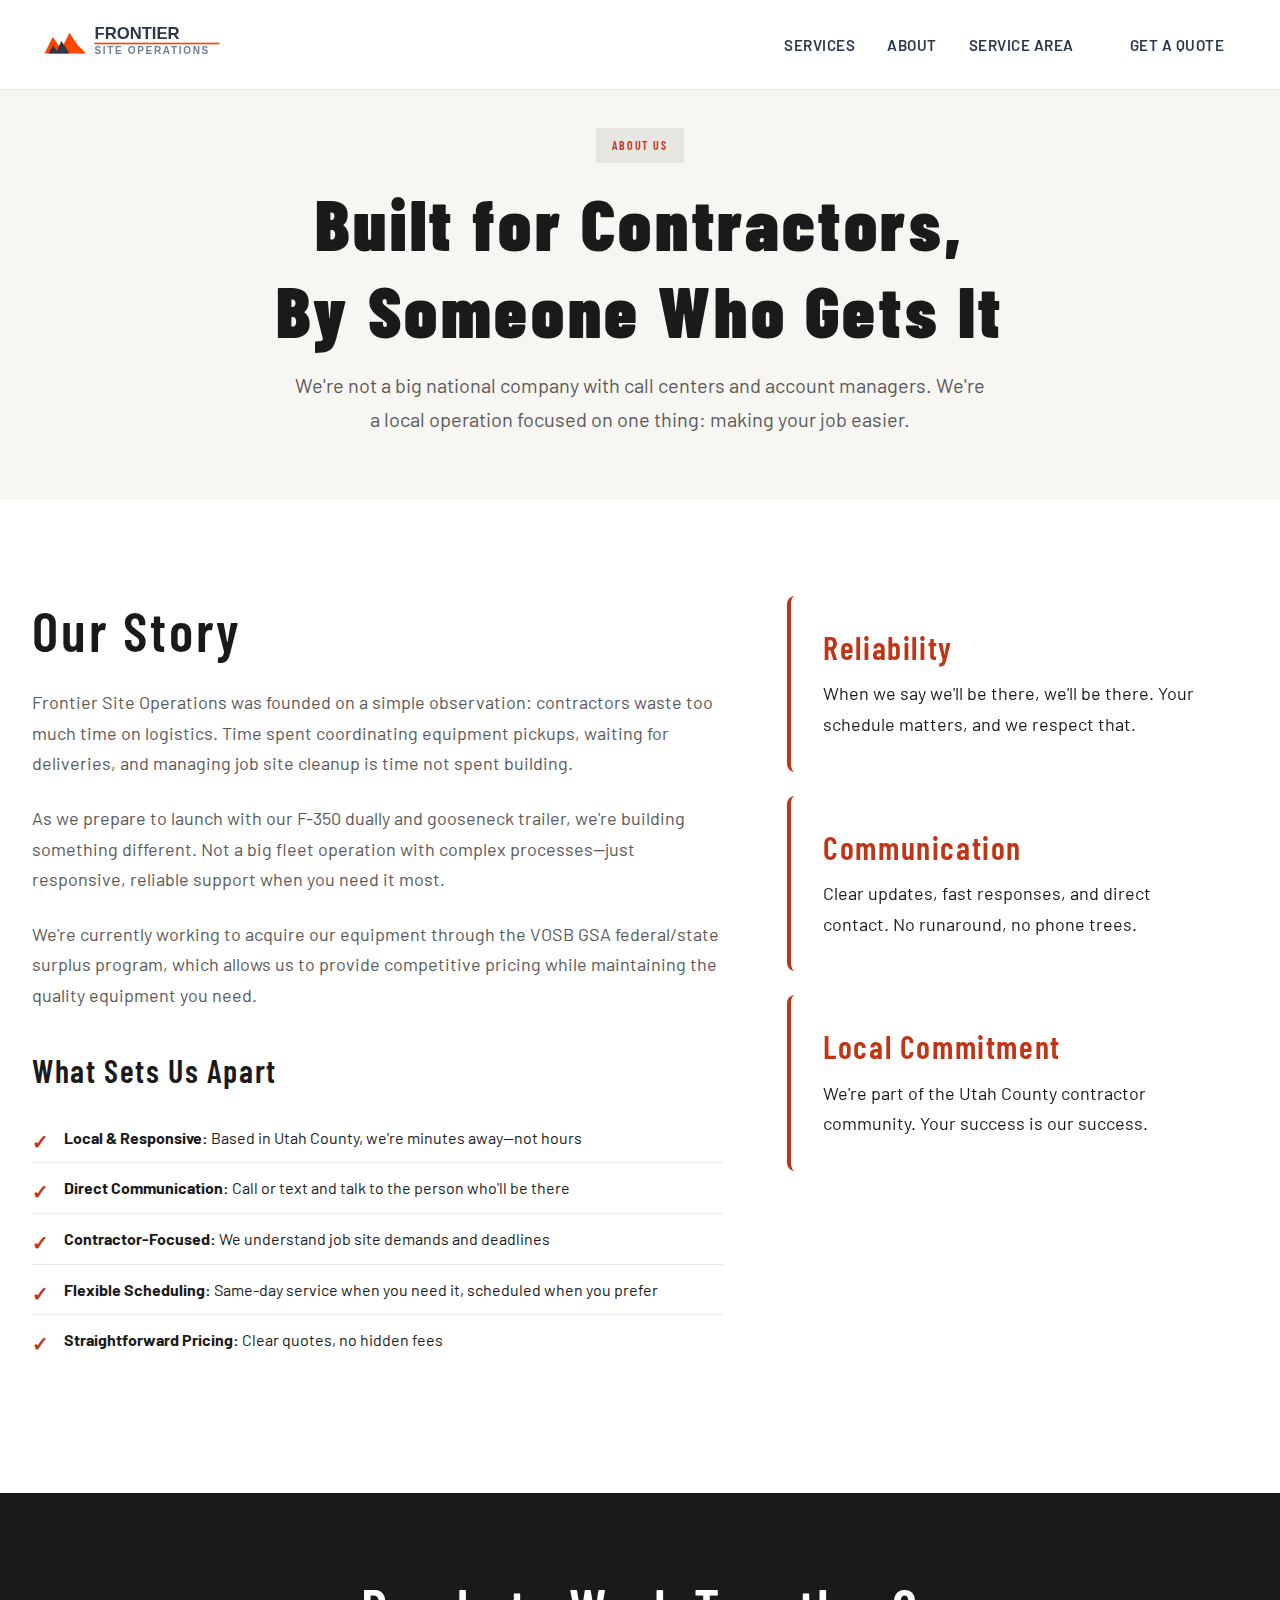
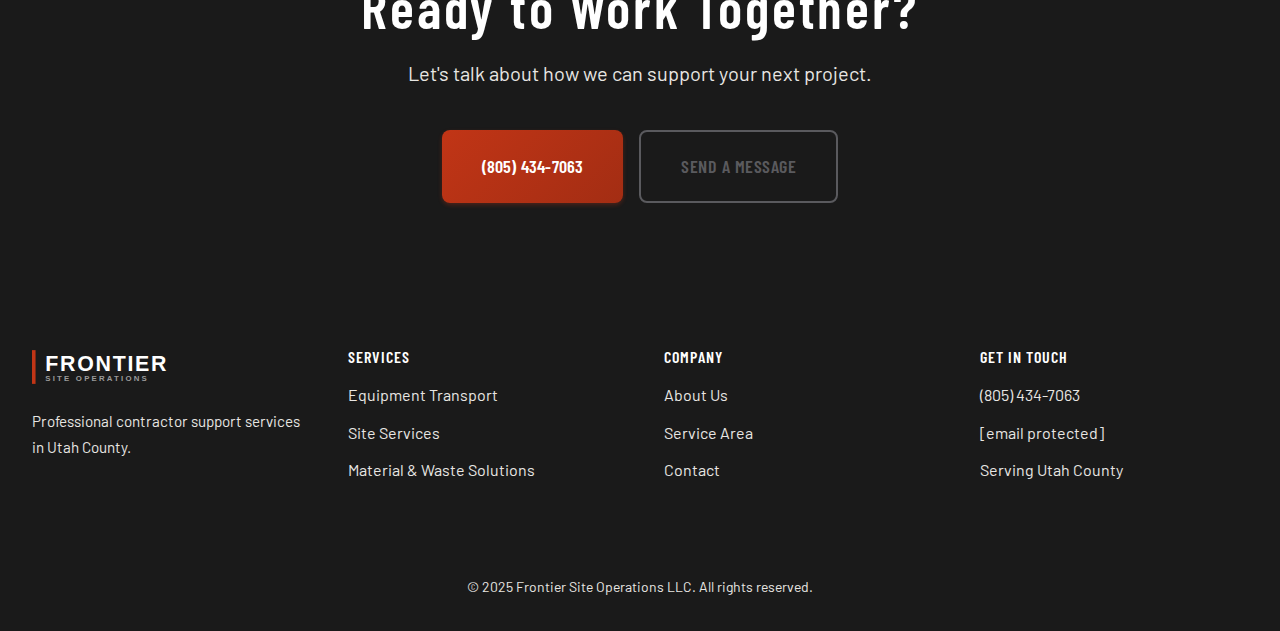
<file: about.html>
<!DOCTYPE html>
<html lang="en">
<head>
    <meta charset="UTF-8">
    <meta name="viewport" content="width=device-width, initial-scale=1.0">
    <title>About Us | Frontier Site Operations</title>
    <meta name="description" content="Learn about Frontier Site Operations - your local contractor support partner in Utah County.">

    <!-- Open Graph / Social -->
    <meta property="og:type" content="website">
    <meta property="og:title" content="About Us | Frontier Site Operations">
    <meta property="og:description" content="Learn about Frontier Site Operations - your local contractor support partner in Utah County.">
    <meta property="og:url" content="https://frontiersiteoperations.com/about.html">
    <meta property="og:image" content="https://frontiersiteoperations.com/images/MTVFTO.png">

    <link rel="icon" type="image/svg+xml" href="images/favicon.svg">
    <link rel="stylesheet" href="styles.css">
    <link href="https://fonts.googleapis.com/css2?family=Barlow+Condensed:wght@400;500;600;700&family=Barlow:wght@400;500;600&display=swap" rel="stylesheet">
</head>
<body>
    <nav class="nav" id="navbar">
        <div class="container nav-container">
            <div class="nav-logo">
                <a href="index.html"><img src="images/logo.svg" alt="Frontier Site Operations"></a>
            </div>
            <button class="mobile-menu-toggle" id="mobileMenuToggle" aria-label="Toggle menu">
                <span></span><span></span><span></span>
            </button>
            <ul class="nav-menu" id="navMenu">
                <li><a href="index.html#services">Services</a></li>
                <li><a href="about.html">About</a></li>
                <li><a href="service-area.html">Service Area</a></li>
                <li><a href="contact.html" class="btn-nav">Get a Quote</a></li>
            </ul>
            <a href="tel:+18054347063" class="btn-primary btn-nav-cta">Call Now</a>
        </div>
    </nav>

    <section class="page-header">
        <div class="container">
            <span class="section-badge">About Us</span>
            <h1>Built for Contractors,<br>By Someone Who Gets It</h1>
            <p>We're not a big national company with call centers and account managers. We're a local operation focused on one thing: making your job easier.</p>
        </div>
    </section>

    <section class="about-content">
        <div class="container">
            <div class="about-grid">
                <div class="about-text">
                    <h2>Our Story</h2>
                    <p>Frontier Site Operations was founded on a simple observation: contractors waste too much time on logistics. Time spent coordinating equipment pickups, waiting for deliveries, and managing job site cleanup is time not spent building.</p>
                    
                    <p>As we prepare to launch with our F-350 dually and gooseneck trailer, we're building something different. Not a big fleet operation with complex processes—just responsive, reliable support when you need it most.</p>
                    
                    <p>We're currently working to acquire our equipment through the VOSB GSA federal/state surplus program, which allows us to provide competitive pricing while maintaining the quality equipment you need.</p>
                    
                    <h3>What Sets Us Apart</h3>
                    <ul class="detail-list">
                        <li><strong>Local & Responsive:</strong> Based in Utah County, we're minutes away—not hours</li>
                        <li><strong>Direct Communication:</strong> Call or text and talk to the person who'll be there</li>
                        <li><strong>Contractor-Focused:</strong> We understand job site demands and deadlines</li>
                        <li><strong>Flexible Scheduling:</strong> Same-day service when you need it, scheduled when you prefer</li>
                        <li><strong>Straightforward Pricing:</strong> Clear quotes, no hidden fees</li>
                    </ul>
                </div>
                
                <div class="about-values">
                    <div class="value-card">
                        <h3>Reliability</h3>
                        <p>When we say we'll be there, we'll be there. Your schedule matters, and we respect that.</p>
                    </div>
                    <div class="value-card">
                        <h3>Communication</h3>
                        <p>Clear updates, fast responses, and direct contact. No runaround, no phone trees.</p>
                    </div>
                    <div class="value-card">
                        <h3>Local Commitment</h3>
                        <p>We're part of the Utah County contractor community. Your success is our success.</p>
                    </div>
                </div>
            </div>
        </div>
    </section>

    <section class="cta-section">
        <div class="container">
            <div class="cta-content">
                <h2>Ready to Work Together?</h2>
                <p>Let's talk about how we can support your next project.</p>
                <div class="cta-buttons">
                    <a href="tel:+18054347063" class="btn-primary btn-large">(805) 434-7063</a>
                    <a href="contact.html" class="btn-secondary btn-large">Send a Message</a>
                </div>
            </div>
        </div>
    </section>

    <footer class="footer">
        <div class="container">
            <div class="footer-grid">
                <div class="footer-col">
                    <img src="images/logo-light.svg" alt="Frontier Site Operations" class="footer-logo">
                    <p>Professional contractor support services in Utah County.</p>
                </div>
                <div class="footer-col">
                    <h4>Services</h4>
                    <ul>
                        <li><a href="services.html#transport">Equipment Transport</a></li>
                        <li><a href="services.html#site">Site Services</a></li>
                        <li><a href="services.html#waste">Material & Waste Solutions</a></li>
                    </ul>
                </div>
                <div class="footer-col">
                    <h4>Company</h4>
                    <ul>
                        <li><a href="about.html">About Us</a></li>
                        <li><a href="service-area.html">Service Area</a></li>
                        <li><a href="contact.html">Contact</a></li>
                    </ul>
                </div>
                <div class="footer-col">
                    <h4>Get in Touch</h4>
                    <ul>
                        <li><a href="tel:+18054347063">(805) 434-7063</a></li>
                        <li><a href="/cdn-cgi/l/email-protection#6f060109002f091d00011b060a1d1c061b0a001f1c410c0002"><span class="__cf_email__" data-cfemail="83eaede5ecc3e5f1ecedf7eae6f1f0eaf7e6ecf3f0ade0ecee">[email&#160;protected]</span></a></li>
                        <li>Serving Utah County</li>
                    </ul>
                </div>
            </div>
            <div class="footer-bottom">
                <p>&copy; 2025 Frontier Site Operations LLC. All rights reserved.</p>
            </div>
        </div>
    </footer>

    <script src="script.js"></script>
</body>
</html>
</file>
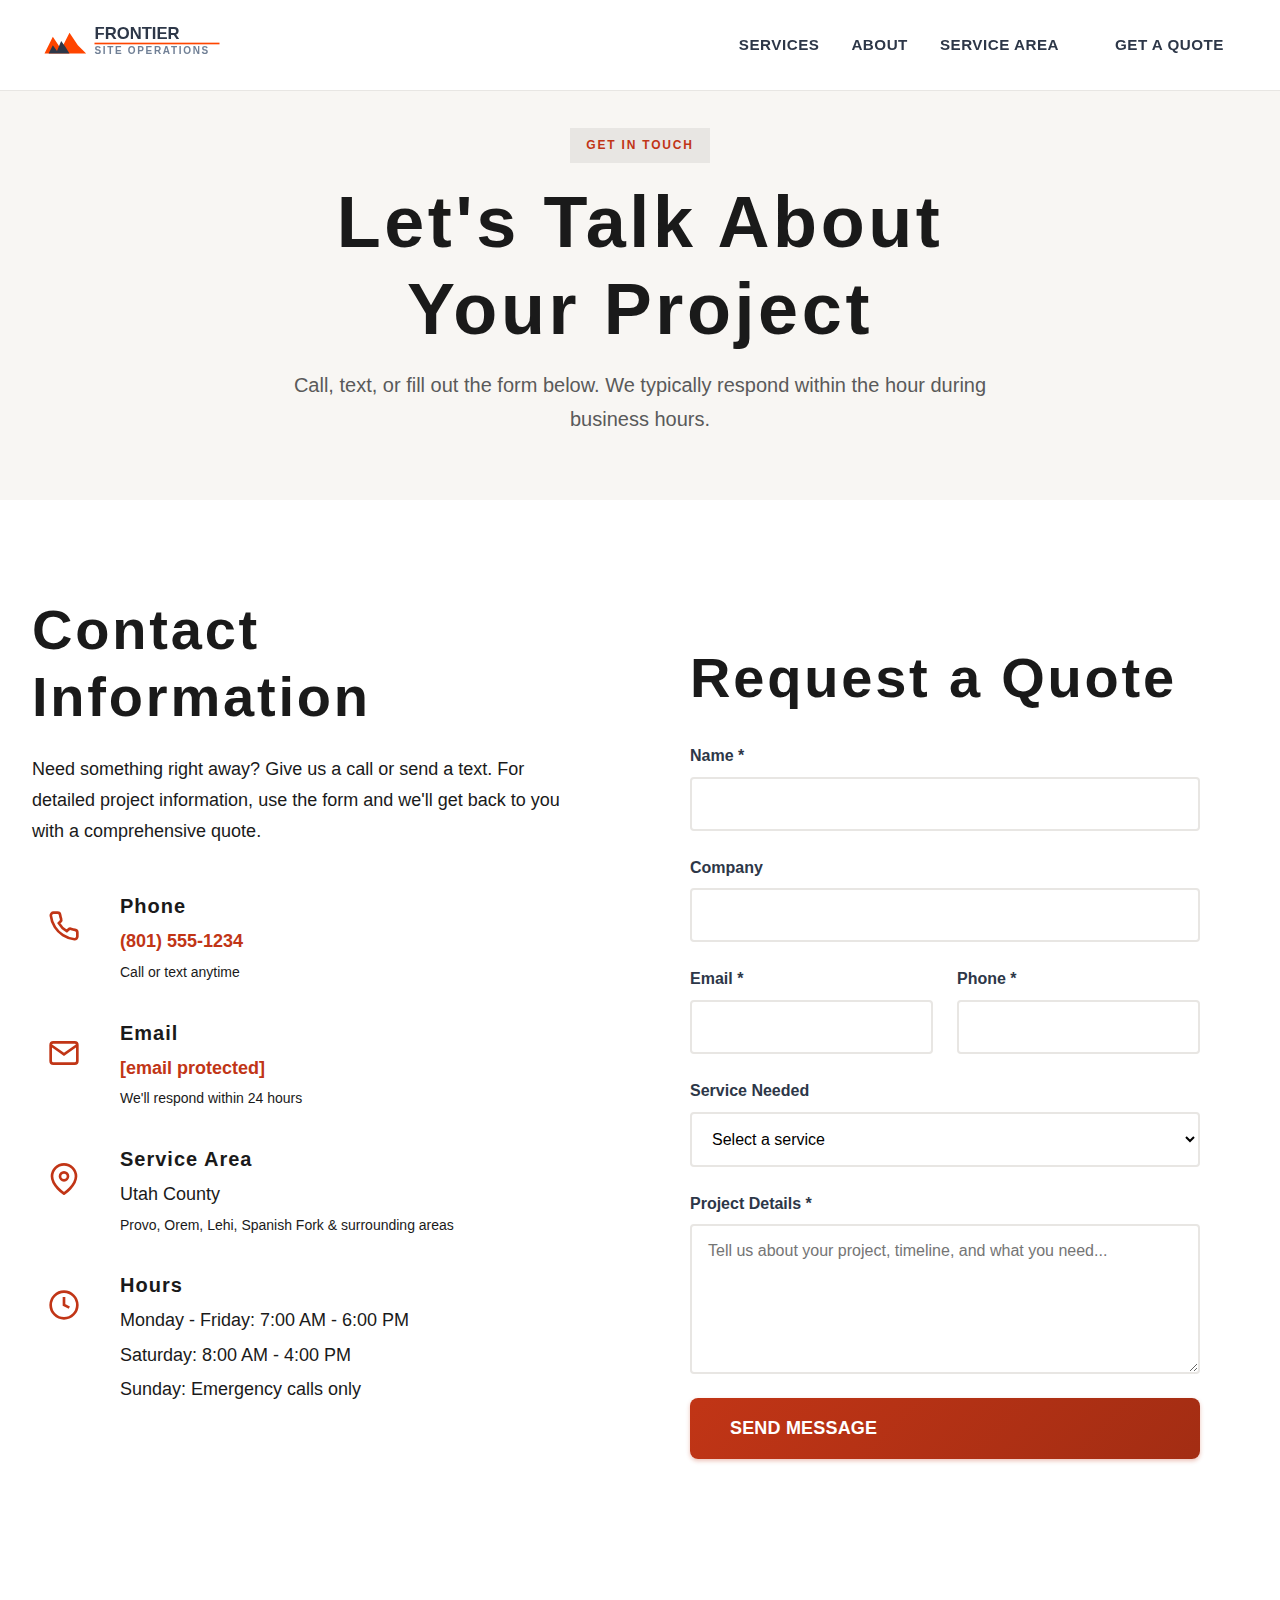
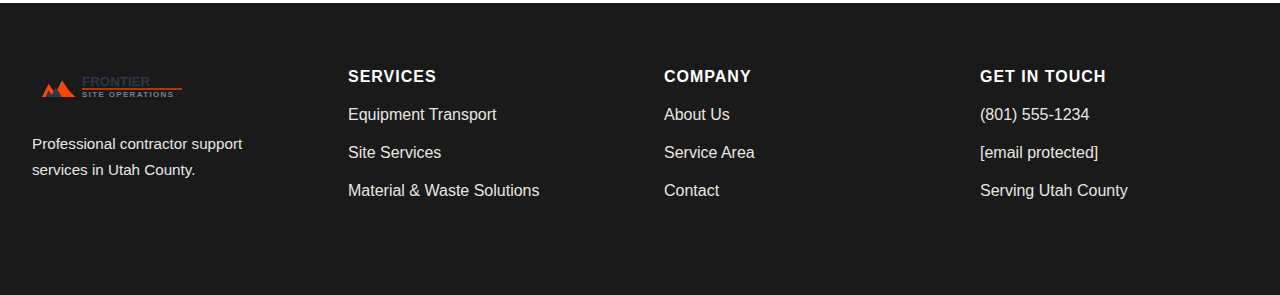
<file: contact.html>
<!DOCTYPE html>
<html lang="en">
<head>
    <meta charset="UTF-8">
    <meta name="viewport" content="width=device-width, initial-scale=1.0">
    <title>Contact Us | Frontier Site Operations</title>
    <meta name="description" content="Get in touch with Frontier Site Operations for equipment transport, site services, and waste solutions.">
    <link rel="stylesheet" href="styles.css">
    <link href="https://fonts.googleapis.com/css2?family=Archivo:wght@400;600;700;900&family=Space+Mono:wght@400;700&display=swap" rel="stylesheet">
</head>
<body>
    <nav class="nav" id="navbar">
        <div class="container nav-container">
            <div class="nav-logo">
                <a href="index.html"><img src="images/logo.svg" alt="Frontier Site Operations"></a>
            </div>
            <button class="mobile-menu-toggle" id="mobileMenuToggle" aria-label="Toggle menu">
                <span></span><span></span><span></span>
            </button>
            <ul class="nav-menu" id="navMenu">
                <li><a href="index.html#services">Services</a></li>
                <li><a href="about.html">About</a></li>
                <li><a href="service-area.html">Service Area</a></li>
                <li><a href="contact.html" class="btn-nav">Get a Quote</a></li>
            </ul>
            <a href="tel:+18015551234" class="btn-primary btn-nav-cta">Call Now</a>
        </div>
    </nav>

    <section class="page-header">
        <div class="container">
            <span class="section-badge">Get In Touch</span>
            <h1>Let's Talk About Your Project</h1>
            <p>Call, text, or fill out the form below. We typically respond within the hour during business hours.</p>
        </div>
    </section>

    <section class="contact-section">
        <div class="container">
            <div class="contact-grid">
                <div class="contact-info">
                    <h2>Contact Information</h2>
                    <p>Need something right away? Give us a call or send a text. For detailed project information, use the form and we'll get back to you with a comprehensive quote.</p>
                    
                    <div class="contact-methods">
                        <div class="contact-method">
                            <div class="method-icon">
                                <svg width="32" height="32" viewBox="0 0 24 24" fill="none" stroke="currentColor" stroke-width="2">
                                    <path d="M22 16.92v3a2 2 0 0 1-2.18 2 19.79 19.79 0 0 1-8.63-3.07 19.5 19.5 0 0 1-6-6 19.79 19.79 0 0 1-3.07-8.67A2 2 0 0 1 4.11 2h3a2 2 0 0 1 2 1.72 12.84 12.84 0 0 0 .7 2.81 2 2 0 0 1-.45 2.11L8.09 9.91a16 16 0 0 0 6 6l1.27-1.27a2 2 0 0 1 2.11-.45 12.84 12.84 0 0 0 2.81.7A2 2 0 0 1 22 16.92z"/>
                                </svg>
                            </div>
                            <div class="method-content">
                                <h3>Phone</h3>
                                <p><a href="tel:+18015551234">(801) 555-1234</a></p>
                                <p class="method-note">Call or text anytime</p>
                            </div>
                        </div>
                        
                        <div class="contact-method">
                            <div class="method-icon">
                                <svg width="32" height="32" viewBox="0 0 24 24" fill="none" stroke="currentColor" stroke-width="2">
                                    <path d="M4 4h16c1.1 0 2 .9 2 2v12c0 1.1-.9 2-2 2H4c-1.1 0-2-.9-2-2V6c0-1.1.9-2 2-2z"/>
                                    <polyline points="22,6 12,13 2,6"/>
                                </svg>
                            </div>
                            <div class="method-content">
                                <h3>Email</h3>
                                <p><a href="/cdn-cgi/l/email-protection#82ebece4edc2e4f0edecf6ebe7f0f1ebf6e7edf2f1ace1edef"><span class="__cf_email__" data-cfemail="c7aea9a1a887a1b5a8a9b3aea2b5b4aeb3a2a8b7b4e9a4a8aa">[email&#160;protected]</span></a></p>
                                <p class="method-note">We'll respond within 24 hours</p>
                            </div>
                        </div>
                        
                        <div class="contact-method">
                            <div class="method-icon">
                                <svg width="32" height="32" viewBox="0 0 24 24" fill="none" stroke="currentColor" stroke-width="2">
                                    <path d="M21 10c0 7-9 13-9 13s-9-6-9-13a9 9 0 0 1 18 0z"/>
                                    <circle cx="12" cy="10" r="3"/>
                                </svg>
                            </div>
                            <div class="method-content">
                                <h3>Service Area</h3>
                                <p>Utah County</p>
                                <p class="method-note">Provo, Orem, Lehi, Spanish Fork & surrounding areas</p>
                            </div>
                        </div>
                        
                        <div class="contact-method">
                            <div class="method-icon">
                                <svg width="32" height="32" viewBox="0 0 24 24" fill="none" stroke="currentColor" stroke-width="2">
                                    <circle cx="12" cy="12" r="10"/>
                                    <polyline points="12 6 12 12 16 14"/>
                                </svg>
                            </div>
                            <div class="method-content">
                                <h3>Hours</h3>
                                <p>Monday - Friday: 7:00 AM - 6:00 PM</p>
                                <p>Saturday: 8:00 AM - 4:00 PM</p>
                                <p>Sunday: Emergency calls only</p>
                            </div>
                        </div>
                    </div>
                </div>
                
                <div class="contact-form-wrapper">
                    <h2>Request a Quote</h2>
                    <form id="contactForm" class="contact-form">
                        <div class="form-group">
                            <label for="name">Name *</label>
                            <input type="text" id="name" name="name" required>
                        </div>
                        
                        <div class="form-group">
                            <label for="company">Company</label>
                            <input type="text" id="company" name="company">
                        </div>
                        
                        <div class="form-row">
                            <div class="form-group">
                                <label for="email">Email *</label>
                                <input type="email" id="email" name="email" required>
                            </div>
                            
                            <div class="form-group">
                                <label for="phone">Phone *</label>
                                <input type="tel" id="phone" name="phone" required>
                            </div>
                        </div>
                        
                        <div class="form-group">
                            <label for="service">Service Needed</label>
                            <select id="service" name="service">
                                <option value="">Select a service</option>
                                <option value="transport">Equipment Transport</option>
                                <option value="site">Site Services (Light Towers/Generators)</option>
                                <option value="waste">Material & Waste Solutions</option>
                                <option value="multiple">Multiple Services</option>
                                <option value="other">Other</option>
                            </select>
                        </div>
                        
                        <div class="form-group">
                            <label for="message">Project Details *</label>
                            <textarea id="message" name="message" rows="6" required placeholder="Tell us about your project, timeline, and what you need..."></textarea>
                        </div>
                        
                        <button type="submit" class="btn-primary btn-large">Send Message</button>
                    </form>
                </div>
            </div>
        </div>
    </section>

    <footer class="footer">
        <div class="container">
            <div class="footer-grid">
                <div class="footer-col">
                    <img src="images/logo.svg" alt="Frontier Site Operations" class="footer-logo">
                    <p>Professional contractor support services in Utah County.</p>
                </div>
                <div class="footer-col">
                    <h4>Services</h4>
                    <ul>
                        <li><a href="services.html#transport">Equipment Transport</a></li>
                        <li><a href="services.html#site">Site Services</a></li>
                        <li><a href="services.html#waste">Material & Waste Solutions</a></li>
                    </ul>
                </div>
                <div class="footer-col">
                    <h4>Company</h4>
                    <ul>
                        <li><a href="about.html">About Us</a></li>
                        <li><a href="service-area.html">Service Area</a></li>
                        <li><a href="contact.html">Contact</a></li>
                    </ul>
                </div>
                <div class="footer-col">
                    <h4>Get in Touch</h4>
                    <ul>
                        <li><a href="tel:+18015551234">(801) 555-1234</a></li>
                        <li><a href="/cdn-cgi/l/email-protection#81e8efe7eec1e7f3eeeff5e8e4f3f2e8f5e4eef1f2afe2eeec"><span class="__cf_email__" data-cfemail="761f1810193610041918021f1304051f02131906055815191b">[email&#160;protected]</span></a></li>
                        <li>Serving Utah County</li>
</file>
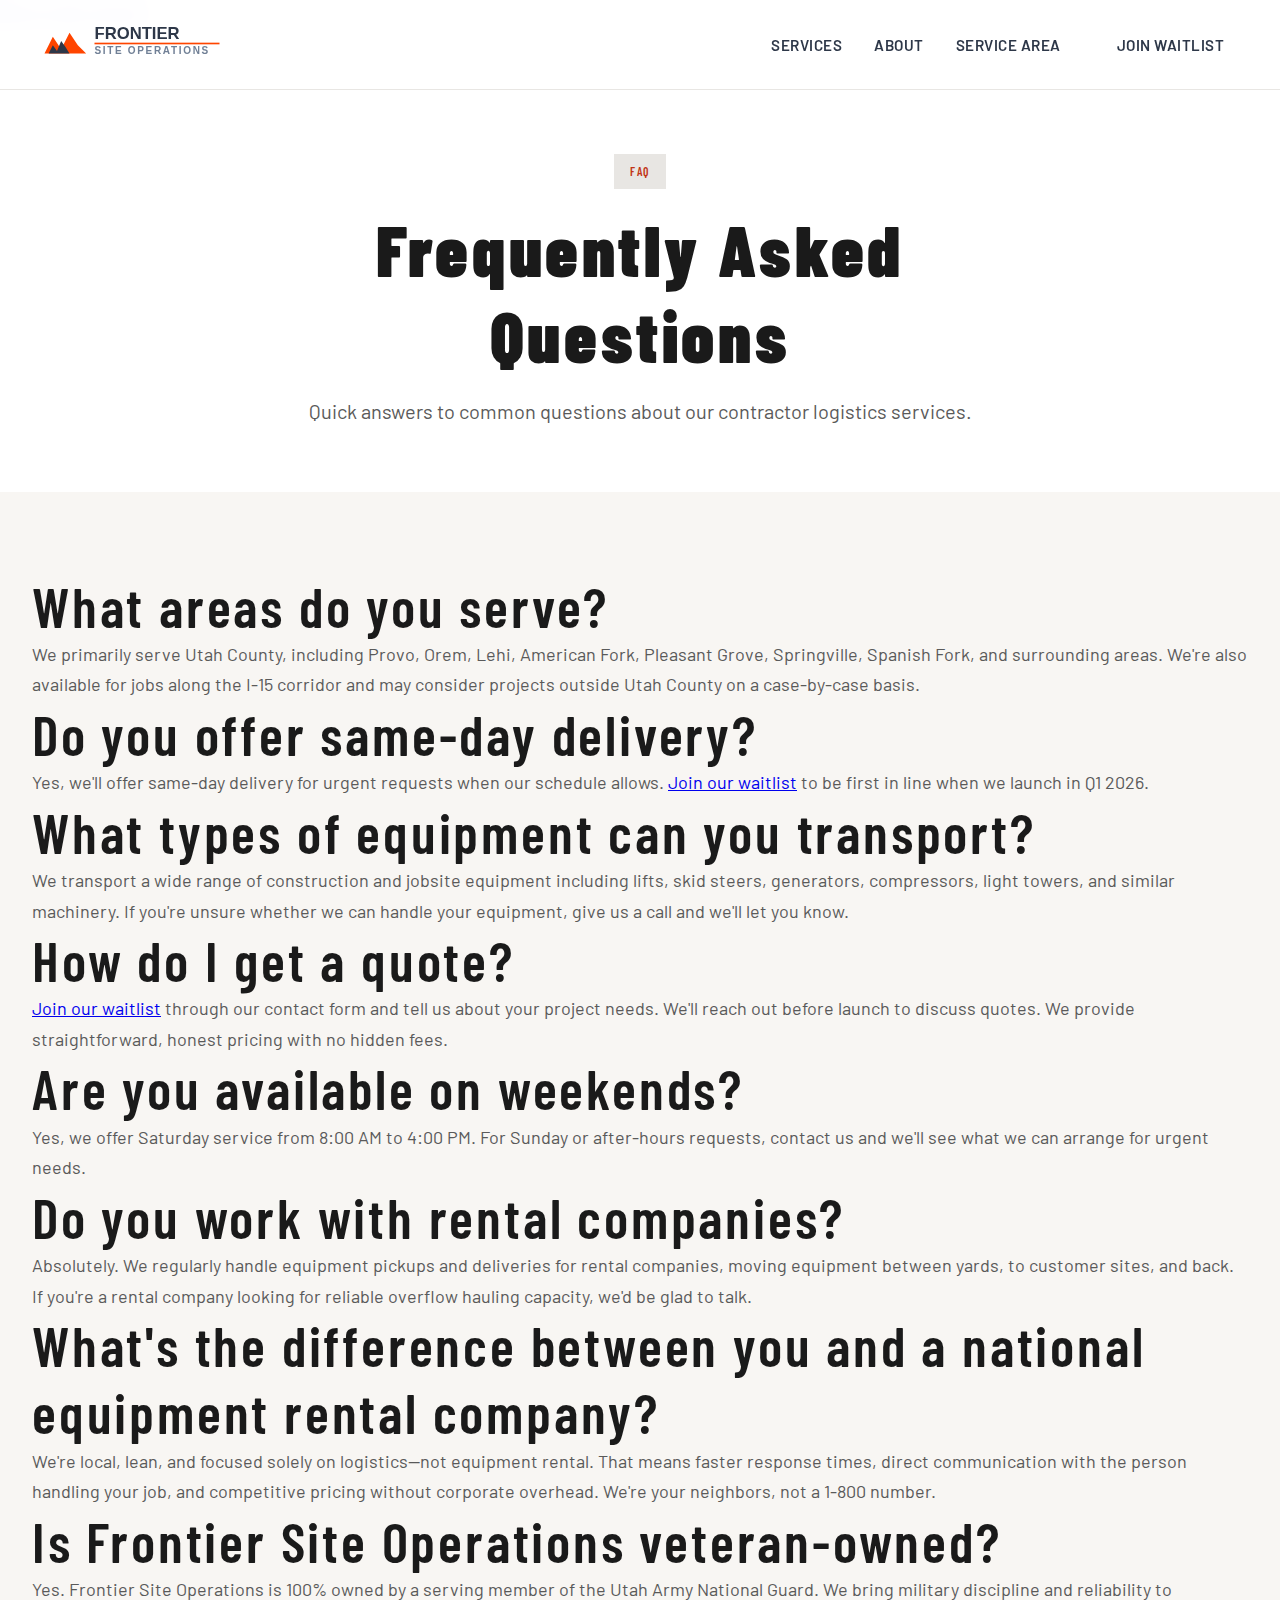
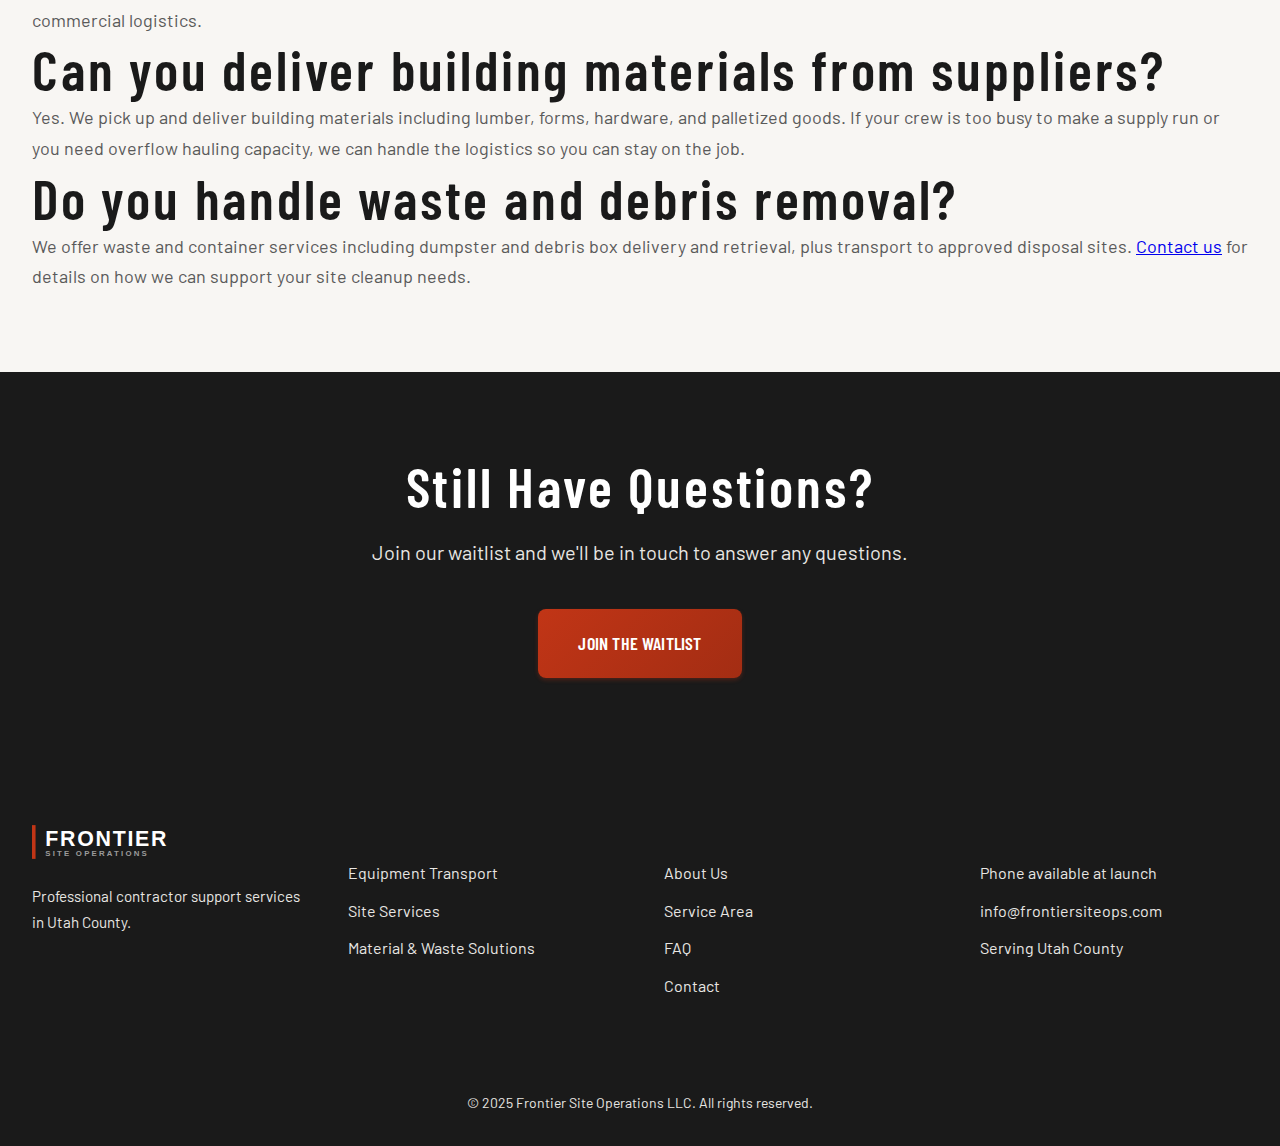
<file: faq.html>
<!DOCTYPE html>
<html lang="en">
<head>
    <meta charset="UTF-8">
    <meta name="viewport" content="width=device-width, initial-scale=1.0">
    <title>FAQ | Frontier Site Operations</title>
    <meta name="description" content="Common questions about contractor logistics services in Utah County. Learn about equipment transport, delivery times, service areas, and how to request a quote.">

    <!-- Open Graph / Social -->
    <meta property="og:type" content="website">
    <meta property="og:title" content="FAQ | Frontier Site Operations">
    <meta property="og:description" content="Common questions about contractor logistics services in Utah County. Equipment transport, delivery times, service areas, and more.">
    <meta property="og:url" content="https://frontiersiteoperations.com/faq.html">
    <meta property="og:image" content="https://frontiersiteoperations.com/images/MTVFTO.png">

    <link rel="canonical" href="https://frontiersiteoperations.com/faq.html">

    <link rel="icon" type="image/svg+xml" href="images/favicon.svg">
    <link rel="stylesheet" href="styles.css">
    <link href="https://fonts.googleapis.com/css2?family=Barlow+Condensed:wght@400;500;600;700&family=Barlow:wght@400;500;600&display=swap" rel="stylesheet">

    <!-- FAQ Schema Markup -->
    <script type="application/ld+json">
    {
      "@context": "https://schema.org",
      "@type": "FAQPage",
      "mainEntity": [
        {
          "@type": "Question",
          "name": "What areas do you serve?",
          "acceptedAnswer": {
            "@type": "Answer",
            "text": "We primarily serve Utah County, including Provo, Orem, Lehi, American Fork, Pleasant Grove, Springville, Spanish Fork, and surrounding areas. We're also available for jobs along the I-15 corridor and may consider projects outside Utah County on a case-by-case basis."
          }
        },
        {
          "@type": "Question",
          "name": "Do you offer same-day delivery?",
          "acceptedAnswer": {
            "@type": "Answer",
            "text": "Yes, we'll offer same-day delivery for urgent requests when our schedule allows. Join our waitlist to be first in line when we launch in Q1 2026."
          }
        },
        {
          "@type": "Question",
          "name": "What types of equipment can you transport?",
          "acceptedAnswer": {
            "@type": "Answer",
            "text": "We transport a wide range of construction and jobsite equipment including lifts, skid steers, generators, compressors, light towers, and similar machinery. If you're unsure whether we can handle your equipment, give us a call and we'll let you know."
          }
        },
        {
          "@type": "Question",
          "name": "How do I get a quote?",
          "acceptedAnswer": {
            "@type": "Answer",
            "text": "Join our waitlist through our contact form and tell us about your project needs. We'll reach out before launch to discuss quotes. We provide straightforward, honest pricing with no hidden fees."
          }
        },
        {
          "@type": "Question",
          "name": "Are you available on weekends?",
          "acceptedAnswer": {
            "@type": "Answer",
            "text": "Yes, we offer Saturday service from 8:00 AM to 4:00 PM. For Sunday or after-hours requests, contact us and we'll see what we can arrange for urgent needs."
          }
        },
        {
          "@type": "Question",
          "name": "Do you work with rental companies?",
          "acceptedAnswer": {
            "@type": "Answer",
            "text": "Absolutely. We regularly handle equipment pickups and deliveries for rental companies, moving equipment between yards, to customer sites, and back. If you're a rental company looking for reliable overflow hauling capacity, we'd be glad to talk."
          }
        },
        {
          "@type": "Question",
          "name": "What's the difference between you and a national equipment rental company?",
          "acceptedAnswer": {
            "@type": "Answer",
            "text": "We're local, lean, and focused solely on logistics—not equipment rental. That means faster response times, direct communication with the person handling your job, and competitive pricing without corporate overhead. We're your neighbors, not a 1-800 number."
          }
        },
        {
          "@type": "Question",
          "name": "Is Frontier Site Operations veteran-owned?",
          "acceptedAnswer": {
            "@type": "Answer",
            "text": "Yes. Frontier Site Operations is 100% owned by a serving member of the Utah Army National Guard. We bring military discipline and reliability to commercial logistics."
          }
        },
        {
          "@type": "Question",
          "name": "Can you deliver building materials from suppliers?",
          "acceptedAnswer": {
            "@type": "Answer",
            "text": "Yes. We pick up and deliver building materials including lumber, forms, hardware, and palletized goods. If your crew is too busy to make a supply run or you need overflow hauling capacity, we can handle the logistics so you can stay on the job."
          }
        },
        {
          "@type": "Question",
          "name": "Do you handle waste and debris removal?",
          "acceptedAnswer": {
            "@type": "Answer",
            "text": "We offer waste and container services including dumpster and debris box delivery and retrieval, plus transport to approved disposal sites. Contact us for details on how we can support your site cleanup needs."
          }
        }
      ]
    }
    </script>
</head>
<body>
    <a href="#main-content" class="skip-link">Skip to main content</a>
    <nav class="nav" id="navbar">
        <div class="container nav-container">
            <div class="nav-logo">
                <a href="index.html"><img src="images/logo.svg" alt="Frontier Site Operations"></a>
            </div>
            <button class="mobile-menu-toggle" id="mobileMenuToggle" aria-label="Toggle menu">
                <span></span><span></span><span></span>
            </button>
            <ul class="nav-menu" id="navMenu">
                <li><a href="index.html#services">Services</a></li>
                <li><a href="about.html">About</a></li>
                <li><a href="service-area.html">Service Area</a></li>
                <li><a href="contact.html" class="btn-nav">Join Waitlist</a></li>
            </ul>
            <a href="contact.html" class="btn-primary btn-nav-cta">Join Waitlist</a>
        </div>
    </nav>

    <main id="main-content">
    <section class="page-header">
        <div class="container">
            <span class="section-badge">FAQ</span>
            <h1>Frequently Asked Questions</h1>
            <p>Quick answers to common questions about our contractor logistics services.</p>
        </div>
    </section>

    <section class="faq-content">
        <div class="container">
            <div class="faq-list">
                <div class="faq-item">
                    <h2>What areas do you serve?</h2>
                    <p>We primarily serve Utah County, including Provo, Orem, Lehi, American Fork, Pleasant Grove, Springville, Spanish Fork, and surrounding areas. We're also available for jobs along the I-15 corridor and may consider projects outside Utah County on a case-by-case basis.</p>
                </div>

                <div class="faq-item">
                    <h2>Do you offer same-day delivery?</h2>
                    <p>Yes, we'll offer same-day delivery for urgent requests when our schedule allows. <a href="contact.html">Join our waitlist</a> to be first in line when we launch in Q1 2026.</p>
                </div>

                <div class="faq-item">
                    <h2>What types of equipment can you transport?</h2>
                    <p>We transport a wide range of construction and jobsite equipment including lifts, skid steers, generators, compressors, light towers, and similar machinery. If you're unsure whether we can handle your equipment, give us a call and we'll let you know.</p>
                </div>

                <div class="faq-item">
                    <h2>How do I get a quote?</h2>
                    <p><a href="contact.html">Join our waitlist</a> through our contact form and tell us about your project needs. We'll reach out before launch to discuss quotes. We provide straightforward, honest pricing with no hidden fees.</p>
                </div>

                <div class="faq-item">
                    <h2>Are you available on weekends?</h2>
                    <p>Yes, we offer Saturday service from 8:00 AM to 4:00 PM. For Sunday or after-hours requests, contact us and we'll see what we can arrange for urgent needs.</p>
                </div>

                <div class="faq-item">
                    <h2>Do you work with rental companies?</h2>
                    <p>Absolutely. We regularly handle equipment pickups and deliveries for rental companies, moving equipment between yards, to customer sites, and back. If you're a rental company looking for reliable overflow hauling capacity, we'd be glad to talk.</p>
                </div>

                <div class="faq-item">
                    <h2>What's the difference between you and a national equipment rental company?</h2>
                    <p>We're local, lean, and focused solely on logistics—not equipment rental. That means faster response times, direct communication with the person handling your job, and competitive pricing without corporate overhead. We're your neighbors, not a 1-800 number.</p>
                </div>

                <div class="faq-item">
                    <h2>Is Frontier Site Operations veteran-owned?</h2>
                    <p>Yes. Frontier Site Operations is 100% owned by a serving member of the Utah Army National Guard. We bring military discipline and reliability to commercial logistics.</p>
                </div>

                <div class="faq-item">
                    <h2>Can you deliver building materials from suppliers?</h2>
                    <p>Yes. We pick up and deliver building materials including lumber, forms, hardware, and palletized goods. If your crew is too busy to make a supply run or you need overflow hauling capacity, we can handle the logistics so you can stay on the job.</p>
                </div>

                <div class="faq-item">
                    <h2>Do you handle waste and debris removal?</h2>
                    <p>We offer waste and container services including dumpster and debris box delivery and retrieval, plus transport to approved disposal sites. <a href="contact.html">Contact us</a> for details on how we can support your site cleanup needs.</p>
                </div>
            </div>
        </div>
    </section>

    <section class="cta-section">
        <div class="container">
            <div class="cta-content">
                <h2>Still Have Questions?</h2>
                <p>Join our waitlist and we'll be in touch to answer any questions.</p>
                <div class="cta-buttons">
                    <a href="contact.html" class="btn-primary btn-large">Join the Waitlist</a>
                </div>
            </div>
        </div>
    </section>
    </main>

    <footer class="footer">
        <div class="container">
            <div class="footer-grid">
                <div class="footer-col">
                    <img src="images/logo-light.svg" alt="Frontier Site Operations" class="footer-logo">
                    <p>Professional contractor support services in Utah County.</p>
                </div>
                <div class="footer-col">
                    <h3>Services</h3>
                    <ul>
                        <li><a href="services.html#transport">Equipment Transport</a></li>
                        <li><a href="services.html#site">Site Services</a></li>
                        <li><a href="services.html#waste">Material & Waste Solutions</a></li>
                    </ul>
                </div>
                <div class="footer-col">
                    <h3>Company</h3>
                    <ul>
                        <li><a href="about.html">About Us</a></li>
                        <li><a href="service-area.html">Service Area</a></li>
                        <li><a href="faq.html">FAQ</a></li>
                        <li><a href="contact.html">Contact</a></li>
                    </ul>
                </div>
                <div class="footer-col">
                    <h3>Get in Touch</h3>
                    <ul>
                        <li>Phone available at launch</li>
                        <li><a href="mailto:info@frontiersiteops.com">info@frontiersiteops.com</a></li>
                        <li>Serving Utah County</li>
                    </ul>
                </div>
            </div>
            <div class="footer-bottom">
                <p>&copy; 2025 Frontier Site Operations LLC. All rights reserved.</p>
            </div>
        </div>
    </footer>

    <script src="script.js"></script>
</body>
</html>
</file>
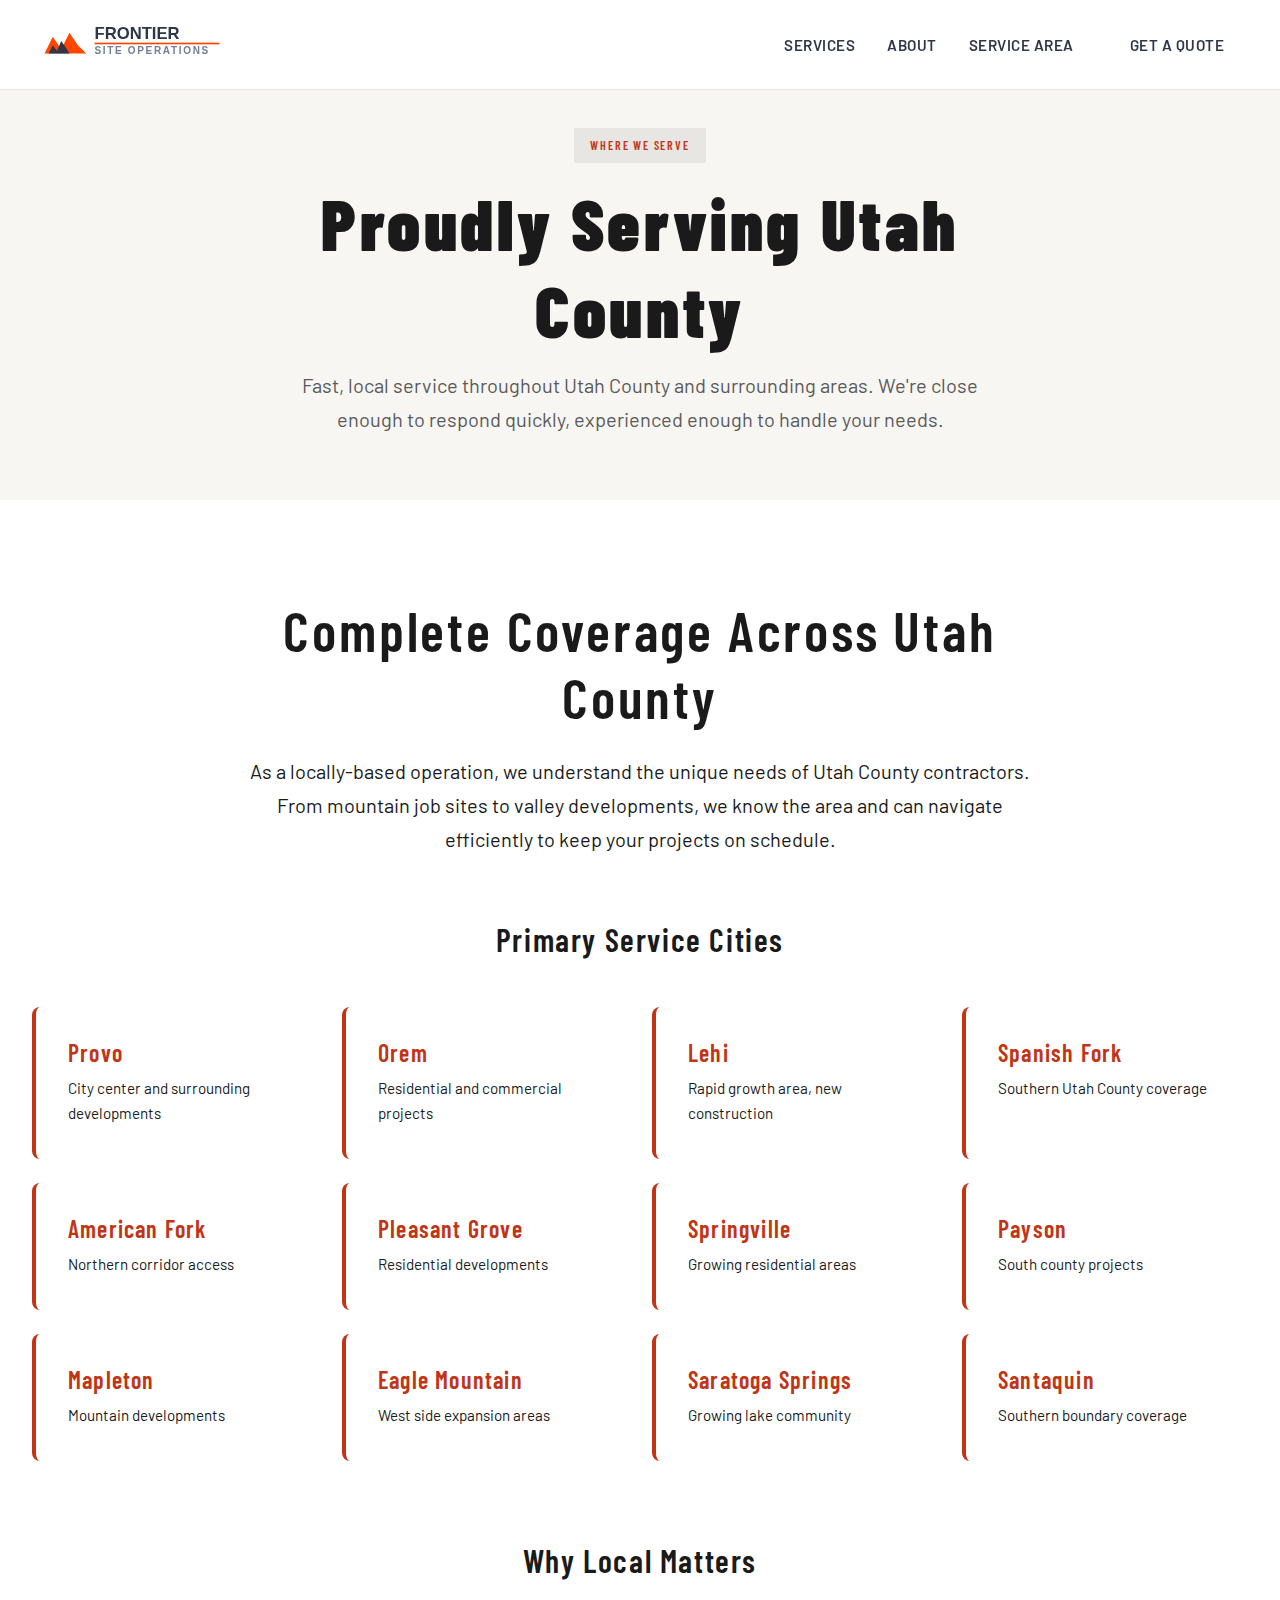
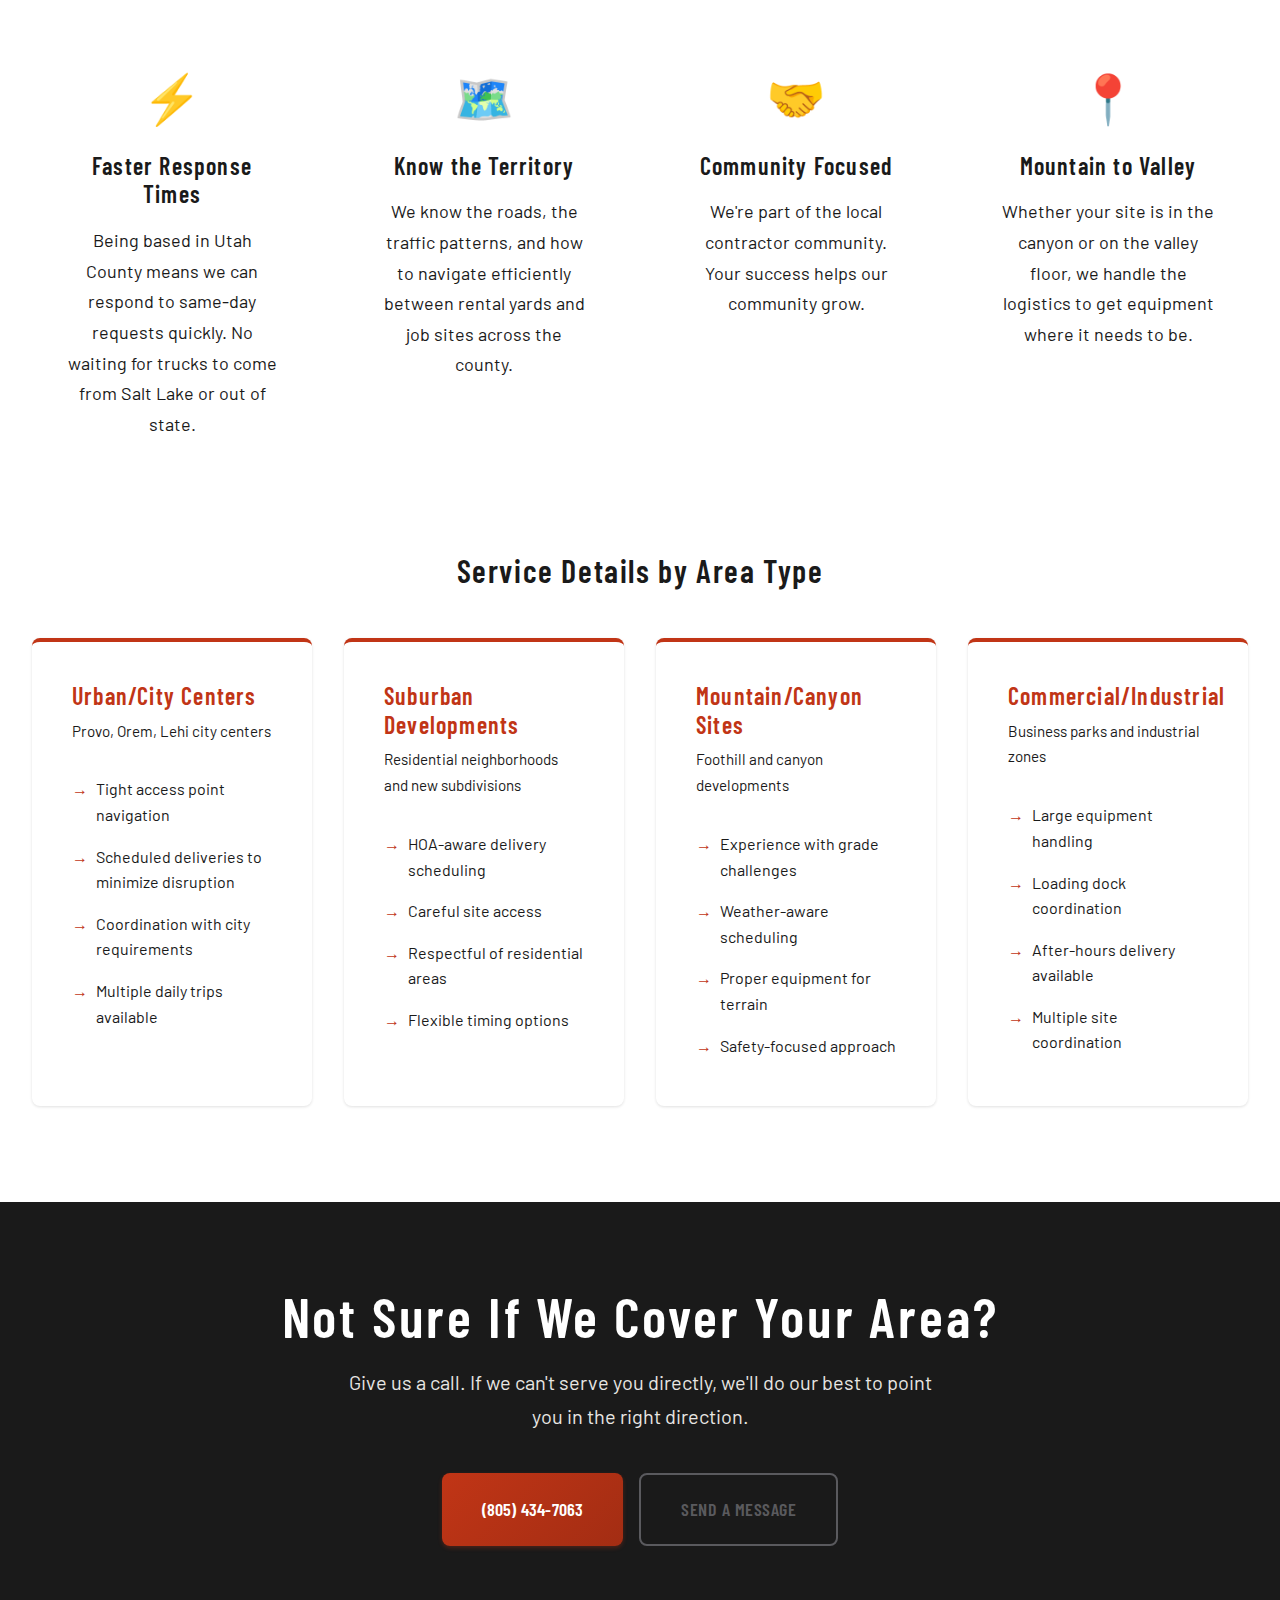
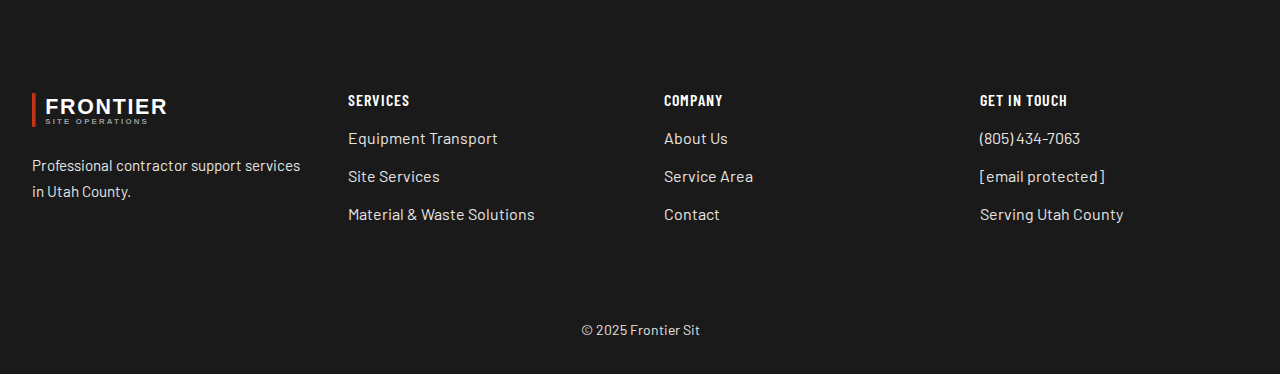
<file: service-area.html>
<!DOCTYPE html>
<html lang="en">
<head>
    <meta charset="UTF-8">
    <meta name="viewport" content="width=device-width, initial-scale=1.0">
    <title>Service Area | Frontier Site Operations</title>
    <meta name="description" content="Serving all of Utah County including Provo, Orem, Lehi, Spanish Fork, and surrounding areas.">

    <!-- Open Graph / Social -->
    <meta property="og:type" content="website">
    <meta property="og:title" content="Service Area | Frontier Site Operations">
    <meta property="og:description" content="Serving Utah County including Provo, Orem, Lehi, Spanish Fork, and surrounding areas.">
    <meta property="og:url" content="https://frontiersiteoperations.com/service-area.html">

    <link rel="icon" type="image/svg+xml" href="images/favicon.svg">
    <link rel="stylesheet" href="styles.css">
    <link href="https://fonts.googleapis.com/css2?family=Barlow+Condensed:wght@400;500;600;700&family=Barlow:wght@400;500;600&display=swap" rel="stylesheet">
</head>
<body>
    <nav class="nav" id="navbar">
        <div class="container nav-container">
            <div class="nav-logo">
                <a href="index.html"><img src="images/logo.svg" alt="Frontier Site Operations"></a>
            </div>
            <button class="mobile-menu-toggle" id="mobileMenuToggle" aria-label="Toggle menu">
                <span></span><span></span><span></span>
            </button>
            <ul class="nav-menu" id="navMenu">
                <li><a href="index.html#services">Services</a></li>
                <li><a href="about.html">About</a></li>
                <li><a href="service-area.html">Service Area</a></li>
                <li><a href="contact.html" class="btn-nav">Get a Quote</a></li>
            </ul>
            <a href="tel:+18054347063" class="btn-primary btn-nav-cta">Call Now</a>
        </div>
    </nav>

    <section class="page-header">
        <div class="container">
            <span class="section-badge">Where We Serve</span>
            <h1>Proudly Serving Utah County</h1>
            <p>Fast, local service throughout Utah County and surrounding areas. We're close enough to respond quickly, experienced enough to handle your needs.</p>
        </div>
    </section>

    <section class="service-area-content">
        <div class="container">
            <div class="area-intro">
                <h2>Complete Coverage Across Utah County</h2>
                <p>As a locally-based operation, we understand the unique needs of Utah County contractors. From mountain job sites to valley developments, we know the area and can navigate efficiently to keep your projects on schedule.</p>
            </div>

            <div class="cities-grid">
                <h3>Primary Service Cities</h3>
                <div class="cities-list">
                    <div class="city-card">
                        <h4>Provo</h4>
                        <p>City center and surrounding developments</p>
                    </div>
                    <div class="city-card">
                        <h4>Orem</h4>
                        <p>Residential and commercial projects</p>
                    </div>
                    <div class="city-card">
                        <h4>Lehi</h4>
                        <p>Rapid growth area, new construction</p>
                    </div>
                    <div class="city-card">
                        <h4>Spanish Fork</h4>
                        <p>Southern Utah County coverage</p>
                    </div>
                    <div class="city-card">
                        <h4>American Fork</h4>
                        <p>Northern corridor access</p>
                    </div>
                    <div class="city-card">
                        <h4>Pleasant Grove</h4>
                        <p>Residential developments</p>
                    </div>
                    <div class="city-card">
                        <h4>Springville</h4>
                        <p>Growing residential areas</p>
                    </div>
                    <div class="city-card">
                        <h4>Payson</h4>
                        <p>South county projects</p>
                    </div>
                    <div class="city-card">
                        <h4>Mapleton</h4>
                        <p>Mountain developments</p>
                    </div>
                    <div class="city-card">
                        <h4>Eagle Mountain</h4>
                        <p>West side expansion areas</p>
                    </div>
                    <div class="city-card">
                        <h4>Saratoga Springs</h4>
                        <p>Growing lake community</p>
                    </div>
                    <div class="city-card">
                        <h4>Santaquin</h4>
                        <p>Southern boundary coverage</p>
                    </div>
                </div>
            </div>

            <div class="area-features">
                <h3>Why Local Matters</h3>
                <div class="feature-grid">
                    <div class="area-feature">
                        <div class="feature-icon">⚡</div>
                        <h4>Faster Response Times</h4>
                        <p>Being based in Utah County means we can respond to same-day requests quickly. No waiting for trucks to come from Salt Lake or out of state.</p>
                    </div>
                    <div class="area-feature">
                        <div class="feature-icon">🗺️</div>
                        <h4>Know the Territory</h4>
                        <p>We know the roads, the traffic patterns, and how to navigate efficiently between rental yards and job sites across the county.</p>
                    </div>
                    <div class="area-feature">
                        <div class="feature-icon">🤝</div>
                        <h4>Community Focused</h4>
                        <p>We're part of the local contractor community. Your success helps our community grow.</p>
                    </div>
                    <div class="area-feature">
                        <div class="feature-icon">📍</div>
                        <h4>Mountain to Valley</h4>
                        <p>Whether your site is in the canyon or on the valley floor, we handle the logistics to get equipment where it needs to be.</p>
                    </div>
                </div>
            </div>

            <div class="coverage-details">
                <h3>Service Details by Area Type</h3>
                <div class="coverage-cards">
                    <div class="coverage-card">
                        <h4>Urban/City Centers</h4>
                        <p>Provo, Orem, Lehi city centers</p>
                        <ul>
                            <li>Tight access point navigation</li>
                            <li>Scheduled deliveries to minimize disruption</li>
                            <li>Coordination with city requirements</li>
                            <li>Multiple daily trips available</li>
                        </ul>
                    </div>
                    <div class="coverage-card">
                        <h4>Suburban Developments</h4>
                        <p>Residential neighborhoods and new subdivisions</p>
                        <ul>
                            <li>HOA-aware delivery scheduling</li>
                            <li>Careful site access</li>
                            <li>Respectful of residential areas</li>
                            <li>Flexible timing options</li>
                        </ul>
                    </div>
                    <div class="coverage-card">
                        <h4>Mountain/Canyon Sites</h4>
                        <p>Foothill and canyon developments</p>
                        <ul>
                            <li>Experience with grade challenges</li>
                            <li>Weather-aware scheduling</li>
                            <li>Proper equipment for terrain</li>
                            <li>Safety-focused approach</li>
                        </ul>
                    </div>
                    <div class="coverage-card">
                        <h4>Commercial/Industrial</h4>
                        <p>Business parks and industrial zones</p>
                        <ul>
                            <li>Large equipment handling</li>
                            <li>Loading dock coordination</li>
                            <li>After-hours delivery available</li>
                            <li>Multiple site coordination</li>
                        </ul>
                    </div>
                </div>
            </div>
        </div>
    </section>

    <section class="cta-section">
        <div class="container">
            <div class="cta-content">
                <h2>Not Sure If We Cover Your Area?</h2>
                <p>Give us a call. If we can't serve you directly, we'll do our best to point you in the right direction.</p>
                <div class="cta-buttons">
                    <a href="tel:+18054347063" class="btn-primary btn-large">(805) 434-7063</a>
                    <a href="contact.html" class="btn-secondary btn-large">Send a Message</a>
                </div>
            </div>
        </div>
    </section>

    <footer class="footer">
        <div class="container">
            <div class="footer-grid">
                <div class="footer-col">
                    <img src="images/logo-light.svg" alt="Frontier Site Operations" class="footer-logo">
                    <p>Professional contractor support services in Utah County.</p>
                </div>
                <div class="footer-col">
                    <h4>Services</h4>
                    <ul>
                        <li><a href="services.html#transport">Equipment Transport</a></li>
                        <li><a href="services.html#site">Site Services</a></li>
                        <li><a href="services.html#waste">Material & Waste Solutions</a></li>
                    </ul>
                </div>
                <div class="footer-col">
                    <h4>Company</h4>
                    <ul>
                        <li><a href="about.html">About Us</a></li>
                        <li><a href="service-area.html">Service Area</a></li>
                        <li><a href="contact.html">Contact</a></li>
                    </ul>
                </div>
                <div class="footer-col">
                    <h4>Get in Touch</h4>
                    <ul>
                        <li><a href="tel:+18054347063">(805) 434-7063</a></li>
                        <li><a href="/cdn-cgi/l/email-protection#80e9eee6efc0e6f2efeef4e9e5f2f3e9f4e5eff0f3aee3efed"><span class="__cf_email__" data-cfemail="660f0800092600140908120f0314150f12030916154805090b">[email&#160;protected]</span></a></li>
                        <li>Serving Utah County</li>
                    </ul>
                </div>
            </div>
            <div class="footer-bottom">
                <p>&copy; 2025 Frontier Sit
</file>
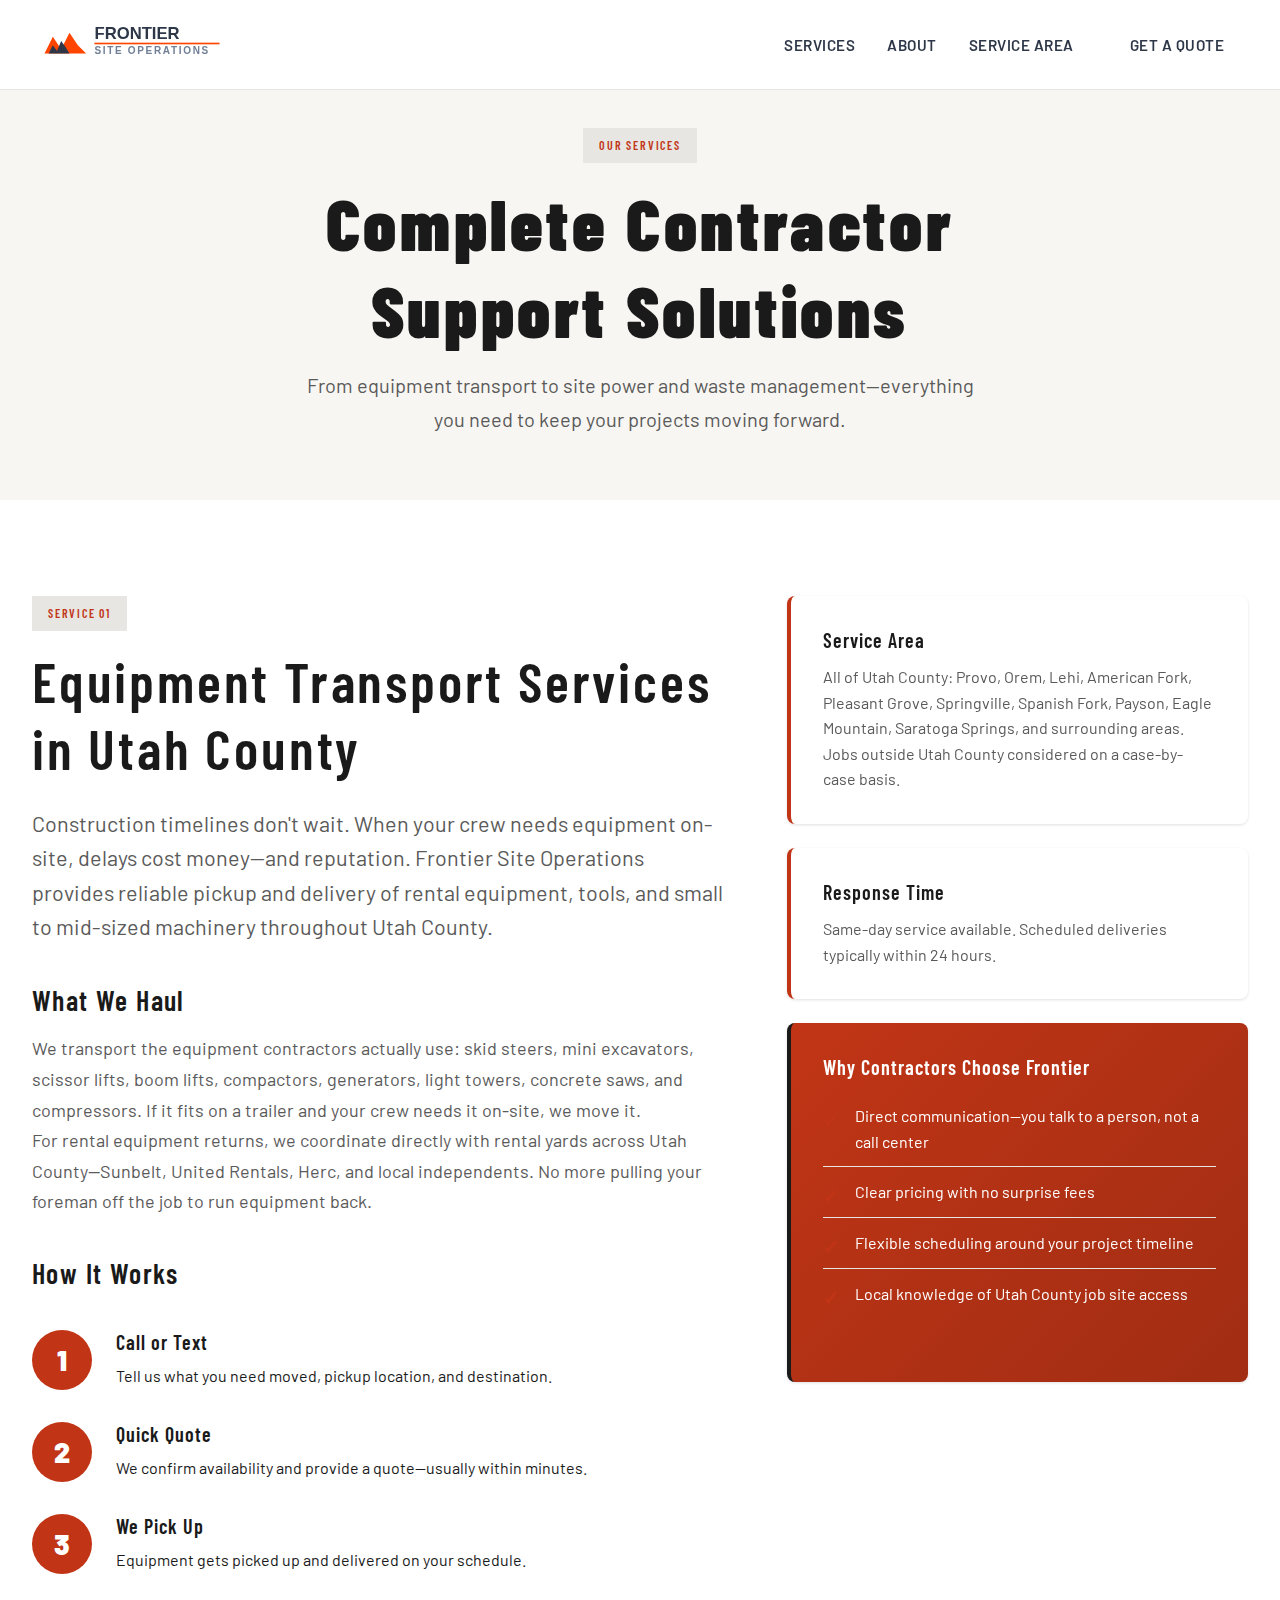
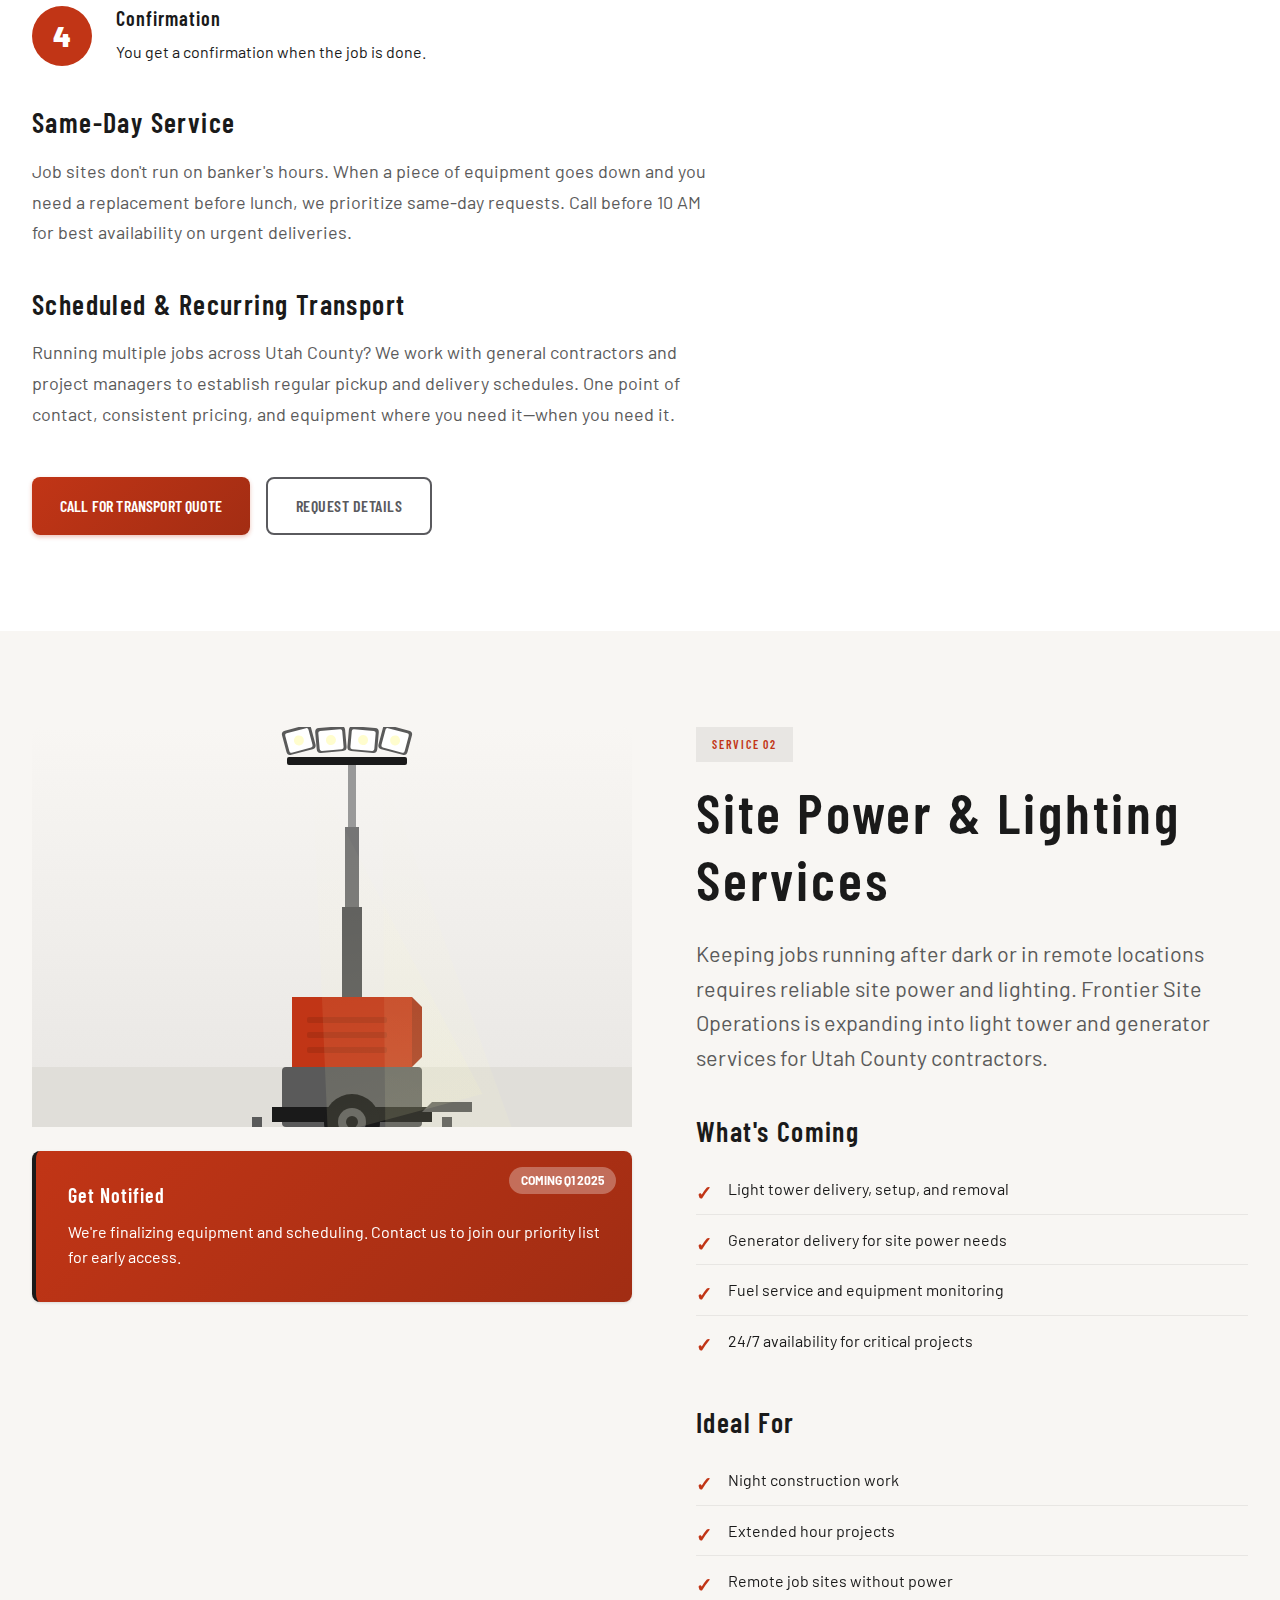
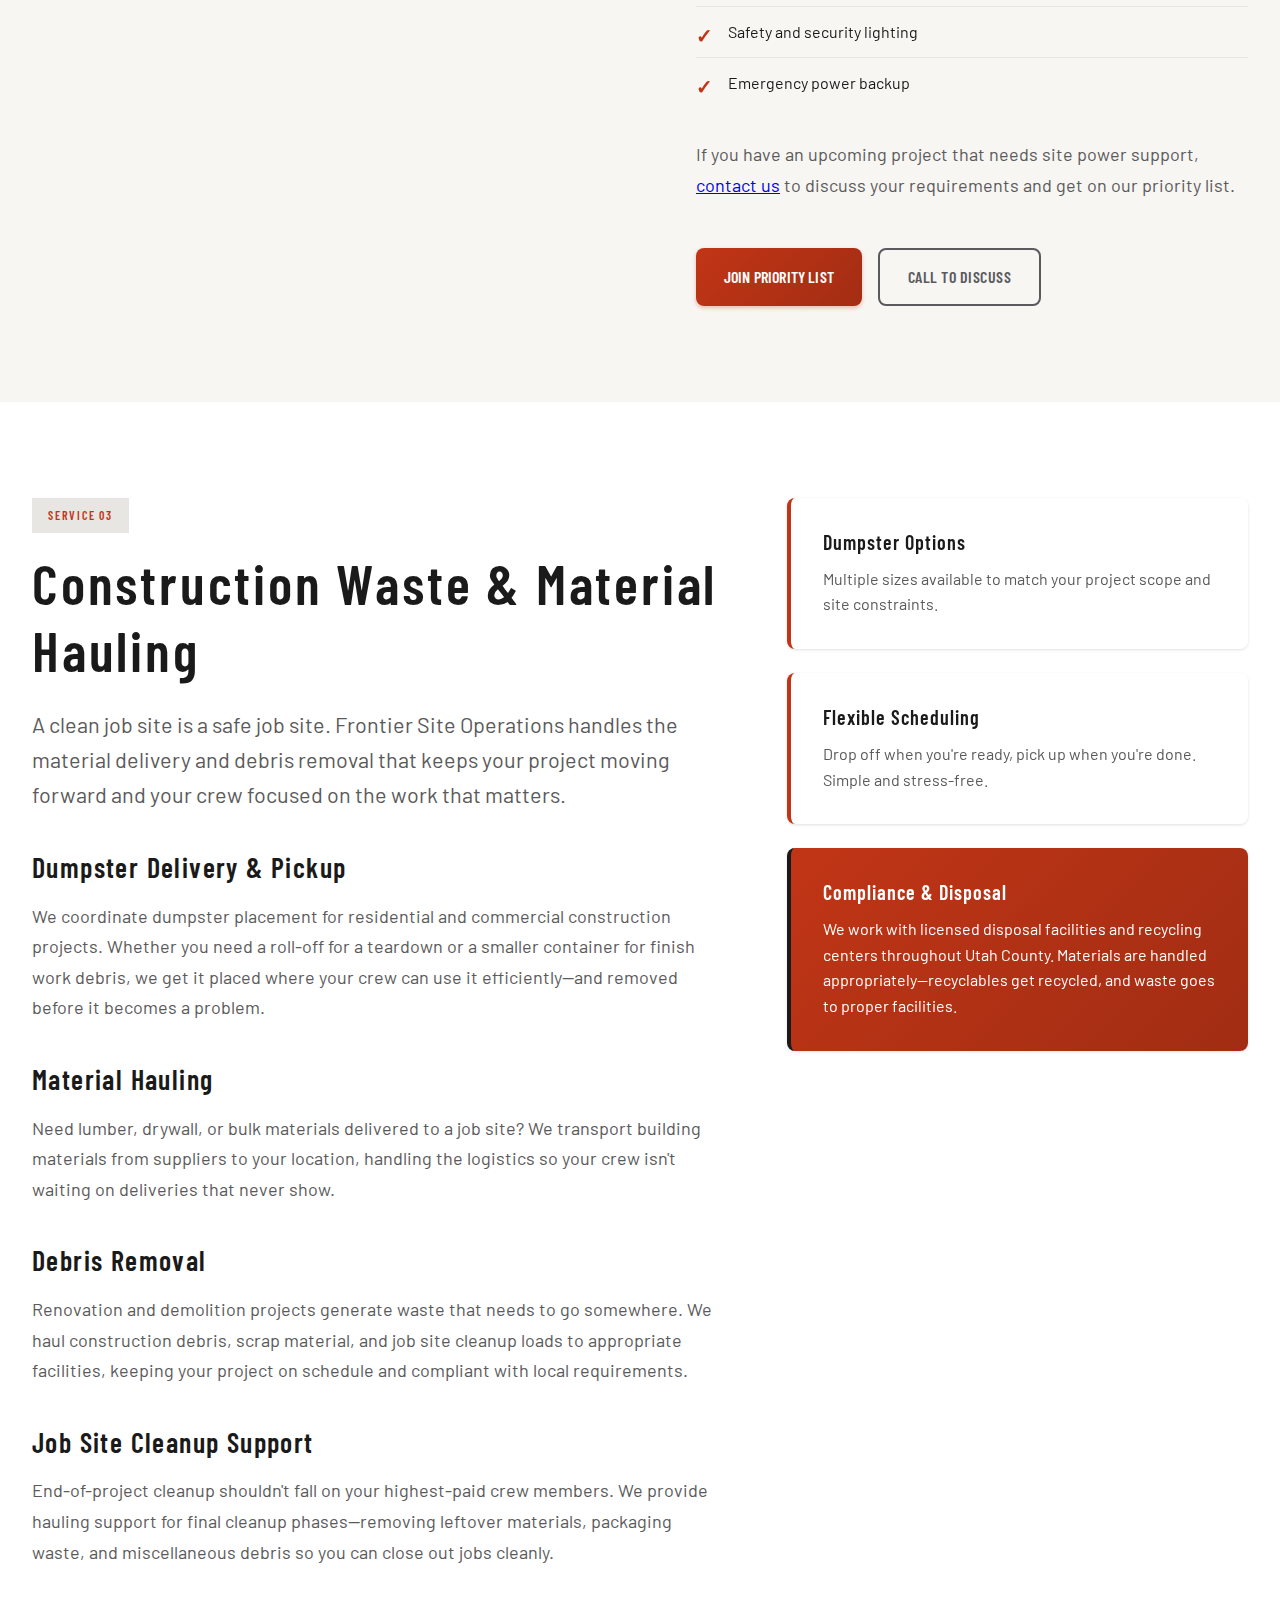
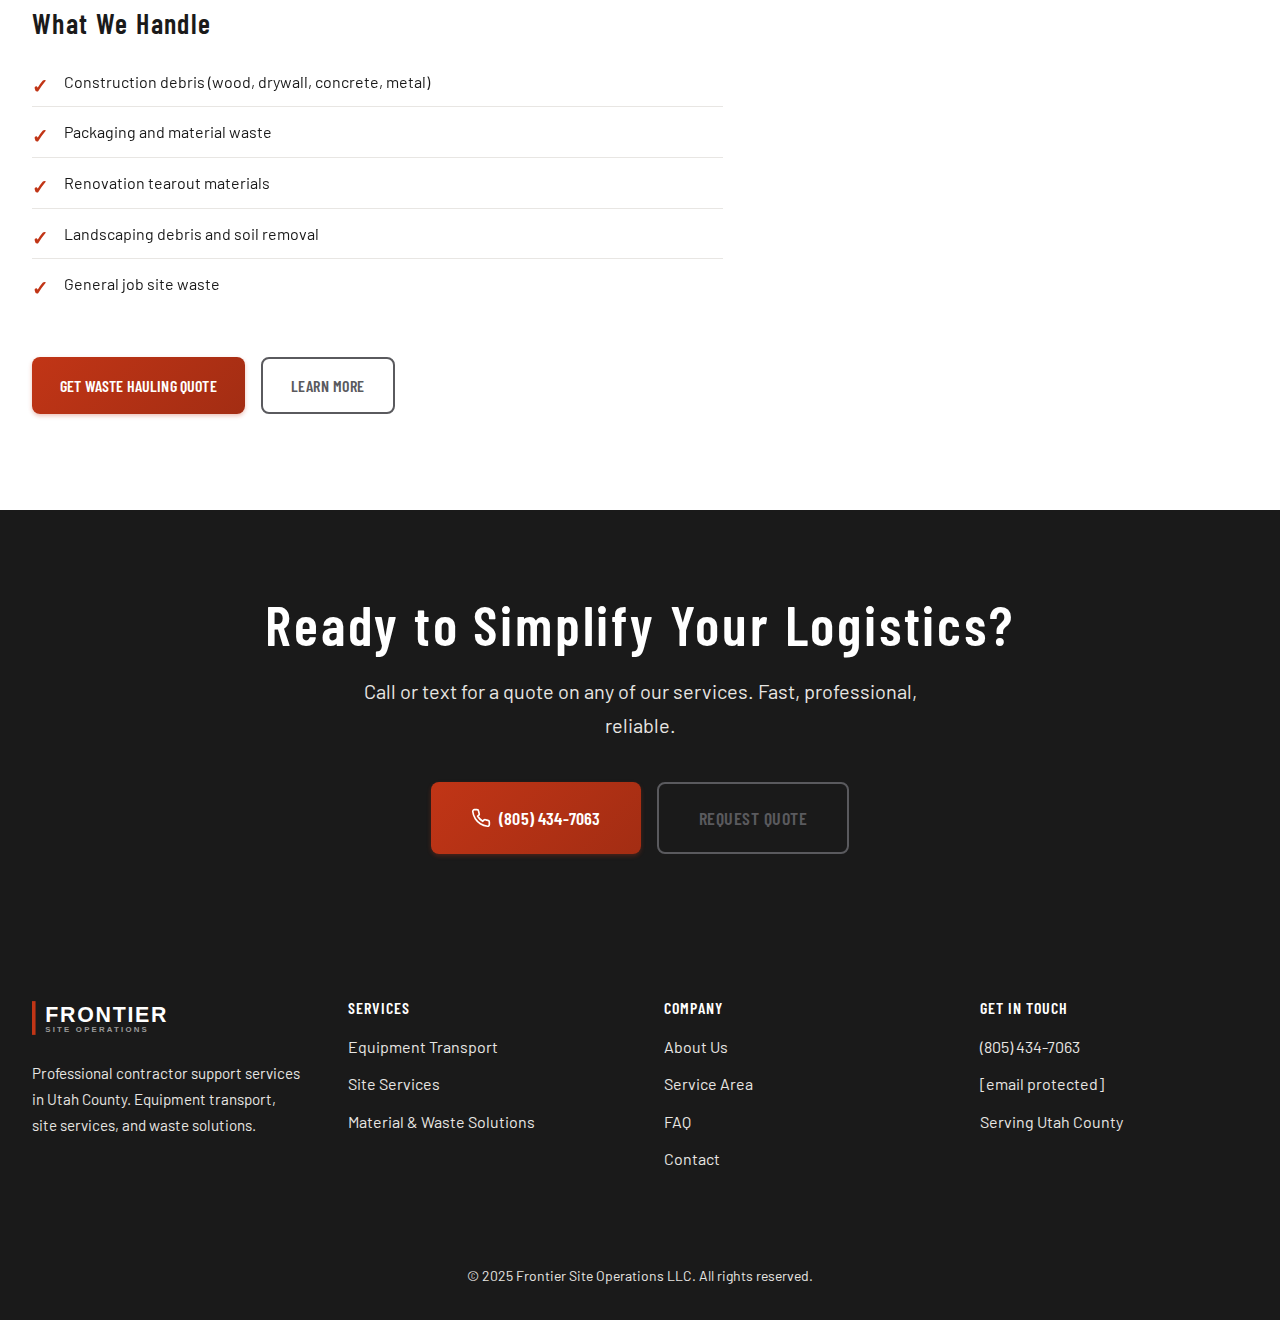
<file: services.html>
<!DOCTYPE html>
<html lang="en">
<head>
    <meta charset="UTF-8">
    <meta name="viewport" content="width=device-width, initial-scale=1.0">
    <title>Contractor Services | Frontier Site Operations — Utah County</title>
    <meta name="description" content="Same-day equipment transport, material delivery, and waste hauling for Utah County contractors. Reliable pickup and delivery of rental equipment, tools, and machinery. Call (805) 434-7063.">

    <!-- Open Graph / Social -->
    <meta property="og:type" content="website">
    <meta property="og:title" content="Services | Frontier Site Operations">
    <meta property="og:description" content="Equipment transport, site services, and waste solutions for contractors in Utah County.">
    <meta property="og:url" content="https://frontiersiteoperations.com/services.html">
    <meta property="og:image" content="https://frontiersiteoperations.com/images/MTVFTO.png">

    <link rel="canonical" href="https://frontiersiteoperations.com/services.html">

    <link rel="icon" type="image/svg+xml" href="images/favicon.svg">
    <link rel="stylesheet" href="styles.css">
    <link href="https://fonts.googleapis.com/css2?family=Barlow+Condensed:wght@400;500;600;700&family=Barlow:wght@400;500;600&display=swap" rel="stylesheet">
</head>
<body>
    <!-- Navigation -->
    <nav class="nav" id="navbar">
        <div class="container nav-container">
            <div class="nav-logo">
                <a href="index.html"><img src="images/logo.svg" alt="Frontier Site Operations" class="logo-img"></a>
            </div>
            <button class="mobile-menu-toggle" id="mobileMenuToggle" aria-label="Toggle menu">
                <span></span>
                <span></span>
                <span></span>
            </button>
            <ul class="nav-menu" id="navMenu">
                <li><a href="index.html#services">Services</a></li>
                <li><a href="about.html">About</a></li>
                <li><a href="service-area.html">Service Area</a></li>
                <li><a href="contact.html" class="btn-nav">Get a Quote</a></li>
            </ul>
            <a href="tel:+18054347063" class="btn-primary btn-nav-cta">
                <svg width="18" height="18" viewBox="0 0 24 24" fill="none" stroke="currentColor" stroke-width="2">
                    <path d="M22 16.92v3a2 2 0 0 1-2.18 2 19.79 19.79 0 0 1-8.63-3.07 19.5 19.5 0 0 1-6-6 19.79 19.79 0 0 1-3.07-8.67A2 2 0 0 1 4.11 2h3a2 2 0 0 1 2 1.72 12.84 12.84 0 0 0 .7 2.81 2 2 0 0 1-.45 2.11L8.09 9.91a16 16 0 0 0 6 6l1.27-1.27a2 2 0 0 1 2.11-.45 12.84 12.84 0 0 0 2.81.7A2 2 0 0 1 22 16.92z"/>
                </svg>
                Call Now
            </a>
        </div>
    </nav>

    <!-- Page Header -->
    <section class="page-header">
        <div class="container">
            <span class="section-badge">Our Services</span>
            <h1>Complete Contractor Support Solutions</h1>
            <p>From equipment transport to site power and waste management—everything you need to keep your projects moving forward.</p>
        </div>
    </section>

    <!-- Equipment Transport -->
    <section class="service-detail" id="transport">
        <div class="container">
            <div class="service-detail-grid">
                <div class="service-detail-content">
                    <span class="section-badge">Service 01</span>
                    <h2>Equipment Transport Services in Utah County</h2>
                    <p class="lead">Construction timelines don't wait. When your crew needs equipment on-site, delays cost money—and reputation. Frontier Site Operations provides reliable pickup and delivery of rental equipment, tools, and small to mid-sized machinery throughout Utah County.</p>

                    <h3>What We Haul</h3>
                    <p>We transport the equipment contractors actually use: skid steers, mini excavators, scissor lifts, boom lifts, compactors, generators, light towers, concrete saws, and compressors. If it fits on a trailer and your crew needs it on-site, we move it.</p>
                    <p>For rental equipment returns, we coordinate directly with rental yards across Utah County—Sunbelt, United Rentals, Herc, and local independents. No more pulling your foreman off the job to run equipment back.</p>

                    <h3>How It Works</h3>
                    <div class="process-steps">
                        <div class="process-step">
                            <div class="step-number">1</div>
                            <div class="step-content">
                                <h4>Call or Text</h4>
                                <p>Tell us what you need moved, pickup location, and destination.</p>
                            </div>
                        </div>
                        <div class="process-step">
                            <div class="step-number">2</div>
                            <div class="step-content">
                                <h4>Quick Quote</h4>
                                <p>We confirm availability and provide a quote—usually within minutes.</p>
                            </div>
                        </div>
                        <div class="process-step">
                            <div class="step-number">3</div>
                            <div class="step-content">
                                <h4>We Pick Up</h4>
                                <p>Equipment gets picked up and delivered on your schedule.</p>
                            </div>
                        </div>
                        <div class="process-step">
                            <div class="step-number">4</div>
                            <div class="step-content">
                                <h4>Confirmation</h4>
                                <p>You get a confirmation when the job is done.</p>
                            </div>
                        </div>
                    </div>

                    <h3>Same-Day Service</h3>
                    <p>Job sites don't run on banker's hours. When a piece of equipment goes down and you need a replacement before lunch, we prioritize same-day requests. Call before 10 AM for best availability on urgent deliveries.</p>

                    <h3>Scheduled & Recurring Transport</h3>
                    <p>Running multiple jobs across Utah County? We work with general contractors and project managers to establish regular pickup and delivery schedules. One point of contact, consistent pricing, and equipment where you need it—when you need it.</p>

                    <div class="service-cta">
                        <a href="tel:+18054347063" class="btn-primary">Call for Transport Quote</a>
                        <a href="contact.html" class="btn-secondary">Request Details</a>
                    </div>
                </div>

                <div class="service-detail-visual">
                    <div class="detail-card">
                        <h4>Service Area</h4>
                        <p>All of Utah County: Provo, Orem, Lehi, American Fork, Pleasant Grove, Springville, Spanish Fork, Payson, Eagle Mountain, Saratoga Springs, and surrounding areas. Jobs outside Utah County considered on a case-by-case basis.</p>
                    </div>
                    <div class="detail-card">
                        <h4>Response Time</h4>
                        <p>Same-day service available. Scheduled deliveries typically within 24 hours.</p>
                    </div>
                    <div class="detail-card featured">
                        <h4>Why Contractors Choose Frontier</h4>
                        <ul class="detail-list compact">
                            <li>Direct communication—you talk to a person, not a call center</li>
                            <li>Clear pricing with no surprise fees</li>
                            <li>Flexible scheduling around your project timeline</li>
                            <li>Local knowledge of Utah County job site access</li>
                        </ul>
                    </div>
                </div>
            </div>
        </div>
    </section>

    <!-- Site Services -->
    <section class="service-detail alt" id="site">
        <div class="container">
            <div class="service-detail-grid reverse">
                <div class="service-detail-visual">
                    <img src="images/light-tower.svg?v=3" alt="Mobile Light Tower" class="service-visual-img">
                    <div class="detail-card featured">
                        <span class="coming-soon-badge">Coming Q1 2025</span>
                        <h4>Get Notified</h4>
                        <p>We're finalizing equipment and scheduling. Contact us to join our priority list for early access.</p>
                    </div>
                </div>

                <div class="service-detail-content">
                    <span class="section-badge">Service 02</span>
                    <h2>Site Power & Lighting Services</h2>
                    <p class="lead">Keeping jobs running after dark or in remote locations requires reliable site power and lighting. Frontier Site Operations is expanding into light tower and generator services for Utah County contractors.</p>

                    <h3>What's Coming</h3>
                    <ul class="detail-list">
                        <li>Light tower delivery, setup, and removal</li>
                        <li>Generator delivery for site power needs</li>
                        <li>Fuel service and equipment monitoring</li>
                        <li>24/7 availability for critical projects</li>
                    </ul>

                    <h3>Ideal For</h3>
                    <ul class="detail-list">
                        <li>Night construction work</li>
                        <li>Extended hour projects</li>
                        <li>Remote job sites without power</li>
                        <li>Safety and security lighting</li>
                        <li>Emergency power backup</li>
                    </ul>

                    <p>If you have an upcoming project that needs site power support, <a href="contact.html">contact us</a> to discuss your requirements and get on our priority list.</p>

                    <div class="service-cta">
                        <a href="contact.html" class="btn-primary">Join Priority List</a>
                        <a href="tel:+18054347063" class="btn-secondary">Call to Discuss</a>
                    </div>
                </div>
            </div>
        </div>
    </section>

    <!-- Material & Waste -->
    <section class="service-detail" id="waste">
        <div class="container">
            <div class="service-detail-grid">
                <div class="service-detail-content">
                    <span class="section-badge">Service 03</span>
                    <h2>Construction Waste & Material Hauling</h2>
                    <p class="lead">A clean job site is a safe job site. Frontier Site Operations handles the material delivery and debris removal that keeps your project moving forward and your crew focused on the work that matters.</p>

                    <h3>Dumpster Delivery & Pickup</h3>
                    <p>We coordinate dumpster placement for residential and commercial construction projects. Whether you need a roll-off for a teardown or a smaller container for finish work debris, we get it placed where your crew can use it efficiently—and removed before it becomes a problem.</p>

                    <h3>Material Hauling</h3>
                    <p>Need lumber, drywall, or bulk materials delivered to a job site? We transport building materials from suppliers to your location, handling the logistics so your crew isn't waiting on deliveries that never show.</p>

                    <h3>Debris Removal</h3>
                    <p>Renovation and demolition projects generate waste that needs to go somewhere. We haul construction debris, scrap material, and job site cleanup loads to appropriate facilities, keeping your project on schedule and compliant with local requirements.</p>

                    <h3>Job Site Cleanup Support</h3>
                    <p>End-of-project cleanup shouldn't fall on your highest-paid crew members. We provide hauling support for final cleanup phases—removing leftover materials, packaging waste, and miscellaneous debris so you can close out jobs cleanly.</p>

                    <h3>What We Handle</h3>
                    <ul class="detail-list">
                        <li>Construction debris (wood, drywall, concrete, metal)</li>
                        <li>Packaging and material waste</li>
                        <li>Renovation tearout materials</li>
                        <li>Landscaping debris and soil removal</li>
                        <li>General job site waste</li>
                    </ul>

                    <div class="service-cta">
                        <a href="tel:+18054347063" class="btn-primary">Get Waste Hauling Quote</a>
                        <a href="contact.html" class="btn-secondary">Learn More</a>
                    </div>
                </div>

                <div class="service-detail-visual">
                    <div class="detail-card">
                        <h4>Dumpster Options</h4>
                        <p>Multiple sizes available to match your project scope and site constraints.</p>
                    </div>
                    <div class="detail-card">
                        <h4>Flexible Scheduling</h4>
                        <p>Drop off when you're ready, pick up when you're done. Simple and stress-free.</p>
                    </div>
                    <div class="detail-card featured">
                        <h4>Compliance & Disposal</h4>
                        <p>We work with licensed disposal facilities and recycling centers throughout Utah County. Materials are handled appropriately—recyclables get recycled, and waste goes to proper facilities.</p>
                    </div>
                </div>
            </div>
        </div>
    </section>

    <!-- CTA Section -->
    <section class="cta-section">
        <div class="container">
            <div class="cta-content">
                <h2>Ready to Simplify Your Logistics?</h2>
                <p>Call or text for a quote on any of our services. Fast, professional, reliable.</p>
                <div class="cta-buttons">
                    <a href="tel:+18054347063" class="btn-primary btn-large">
                        <svg width="20" height="20" viewBox="0 0 24 24" fill="none" stroke="currentColor" stroke-width="2">
                            <path d="M22 16.92v3a2 2 0 0 1-2.18 2 19.79 19.79 0 0 1-8.63-3.07 19.5 19.5 0 0 1-6-6 19.79 19.79 0 0 1-3.07-8.67A2 2 0 0 1 4.11 2h3a2 2 0 0 1 2 1.72 12.84 12.84 0 0 0 .7 2.81 2 2 0 0 1-.45 2.11L8.09 9.91a16 16 0 0 0 6 6l1.27-1.27a2 2 0 0 1 2.11-.45 12.84 12.84 0 0 0 2.81.7A2 2 0 0 1 22 16.92z"/>
                        </svg>
                        (805) 434-7063
                    </a>
                    <a href="contact.html" class="btn-secondary btn-large">Request Quote</a>
                </div>
            </div>
        </div>
    </section>

    <!-- Footer -->
    <footer class="footer">
        <div class="container">
            <div class="footer-grid">
                <div class="footer-col">
                    <img src="images/logo-light.svg" alt="Frontier Site Operations" class="footer-logo">
                    <p>Professional contractor support services in Utah County. Equipment transport, site services, and waste solutions.</p>
                </div>
                
                <div class="footer-col">
                    <h4>Services</h4>
                    <ul>
                        <li><a href="#transport">Equipment Transport</a></li>
                        <li><a href="#site">Site Services</a></li>
                        <li><a href="#waste">Material & Waste Solutions</a></li>
                    </ul>
                </div>
                
                <div class="footer-col">
                    <h4>Company</h4>
                    <ul>
                        <li><a href="about.html">About Us</a></li>
                        <li><a href="service-area.html">Service Area</a></li>
                        <li><a href="faq.html">FAQ</a></li>
                        <li><a href="contact.html">Contact</a></li>
                    </ul>
                </div>
                
                <div class="footer-col">
                    <h4>Get in Touch</h4>
                    <ul>
                        <li><a href="tel:+18054347063">(805) 434-7063</a></li>
                        <li><a href="/cdn-cgi/l/email-protection#5b32353d341b3d2934352f323e2928322f3e342b2875383436"><span class="__cf_email__" data-cfemail="0b62656d644b6d7964657f626e7978627f6e647b7825686466">[email&#160;protected]</span></a></li>
                        <li>Serving Utah County</li>
                    </ul>
                </div>
            </div>
            
            <div class="footer-bottom">
                <p>&copy; 2025 Frontier Site Operations LLC. All rights reserved.</p>
            </div>
        </div>
    </footer>

    <script src="script.js"></script>
</body>
</html>
</file>
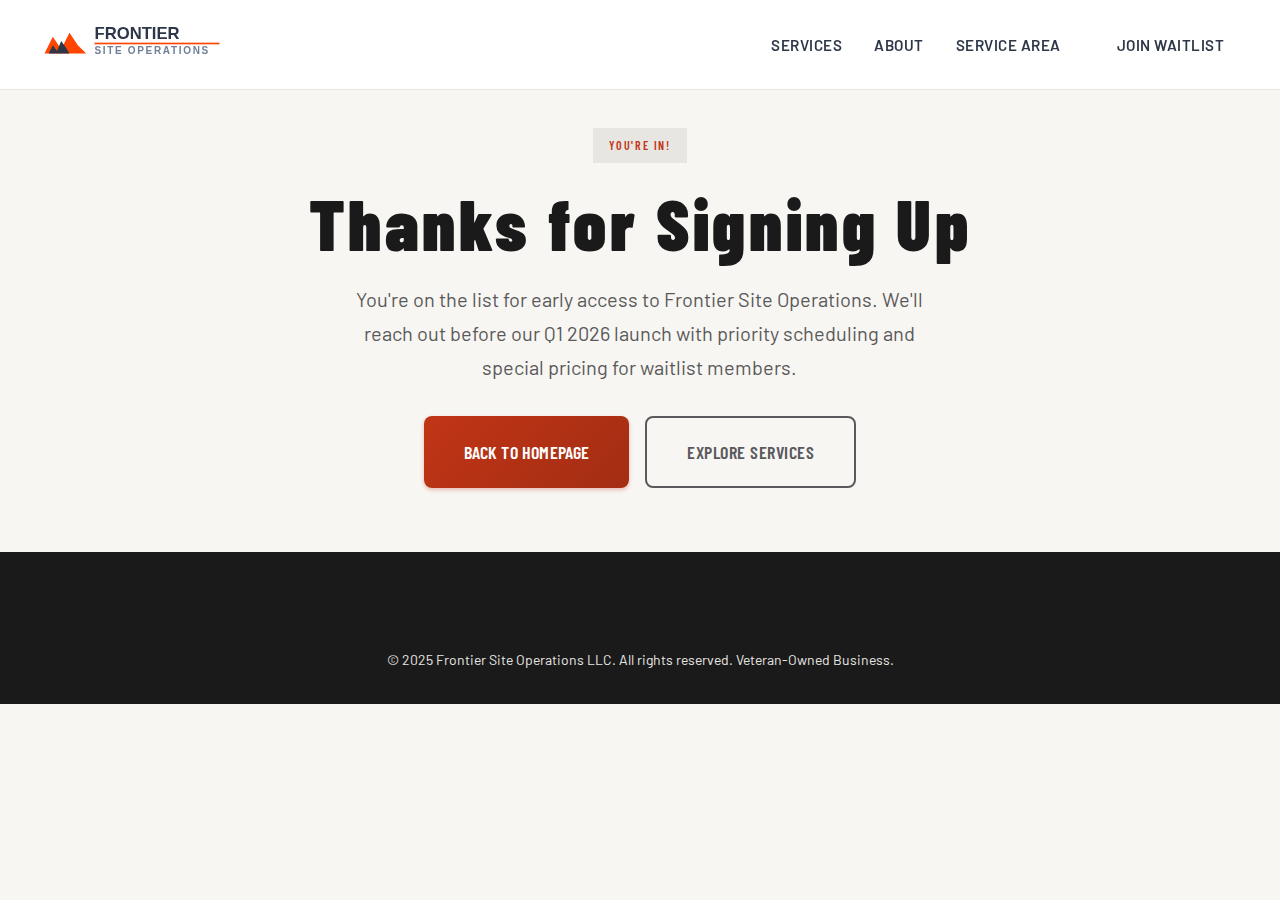
<file: thank-you.html>
<!DOCTYPE html>
<html lang="en">
<head>
    <meta charset="UTF-8">
    <meta name="viewport" content="width=device-width, initial-scale=1.0">
    <title>You're on the List! | Frontier Site Operations</title>
    <meta name="description" content="Thanks for joining the Frontier Site Operations waitlist. We'll be in touch before our Q1 2026 launch.">
    <link rel="icon" type="image/svg+xml" href="images/favicon.svg">
    <link rel="stylesheet" href="styles.css">
    <link href="https://fonts.googleapis.com/css2?family=Barlow+Condensed:wght@400;500;600;700&family=Barlow:wght@400;500;600&display=swap" rel="stylesheet">
</head>
<body>
    <nav class="nav" id="navbar">
        <div class="container nav-container">
            <div class="nav-logo">
                <a href="index.html"><img src="images/logo.svg" alt="Frontier Site Operations"></a>
            </div>
            <button class="mobile-menu-toggle" id="mobileMenuToggle" aria-label="Toggle menu">
                <span></span><span></span><span></span>
            </button>
            <ul class="nav-menu" id="navMenu">
                <li><a href="index.html#services">Services</a></li>
                <li><a href="about.html">About</a></li>
                <li><a href="service-area.html">Service Area</a></li>
                <li><a href="contact.html" class="btn-nav">Join Waitlist</a></li>
            </ul>
            <a href="contact.html" class="btn-primary btn-nav-cta">Join Waitlist</a>
        </div>
    </nav>

    <section class="page-header" style="min-height: 60vh; display: flex; align-items: center;">
        <div class="container" style="text-align: center;">
            <span class="section-badge">You're In!</span>
            <h1>Thanks for Signing Up</h1>
            <p style="margin-bottom: 2rem; max-width: 600px; margin-left: auto; margin-right: auto;">You're on the list for early access to Frontier Site Operations. We'll reach out before our Q1 2026 launch with priority scheduling and special pricing for waitlist members.</p>
            <div style="display: flex; gap: 1rem; justify-content: center; flex-wrap: wrap;">
                <a href="index.html" class="btn-primary btn-large">Back to Homepage</a>
                <a href="services.html" class="btn-secondary btn-large">Explore Services</a>
            </div>
        </div>
    </section>

    <footer class="footer">
        <div class="container">
            <div class="footer-bottom">
                <p>&copy; 2025 Frontier Site Operations LLC. All rights reserved. Veteran-Owned Business.</p>
            </div>
        </div>
    </footer>

    <script src="script.js"></script>
</body>
</html>
</file>
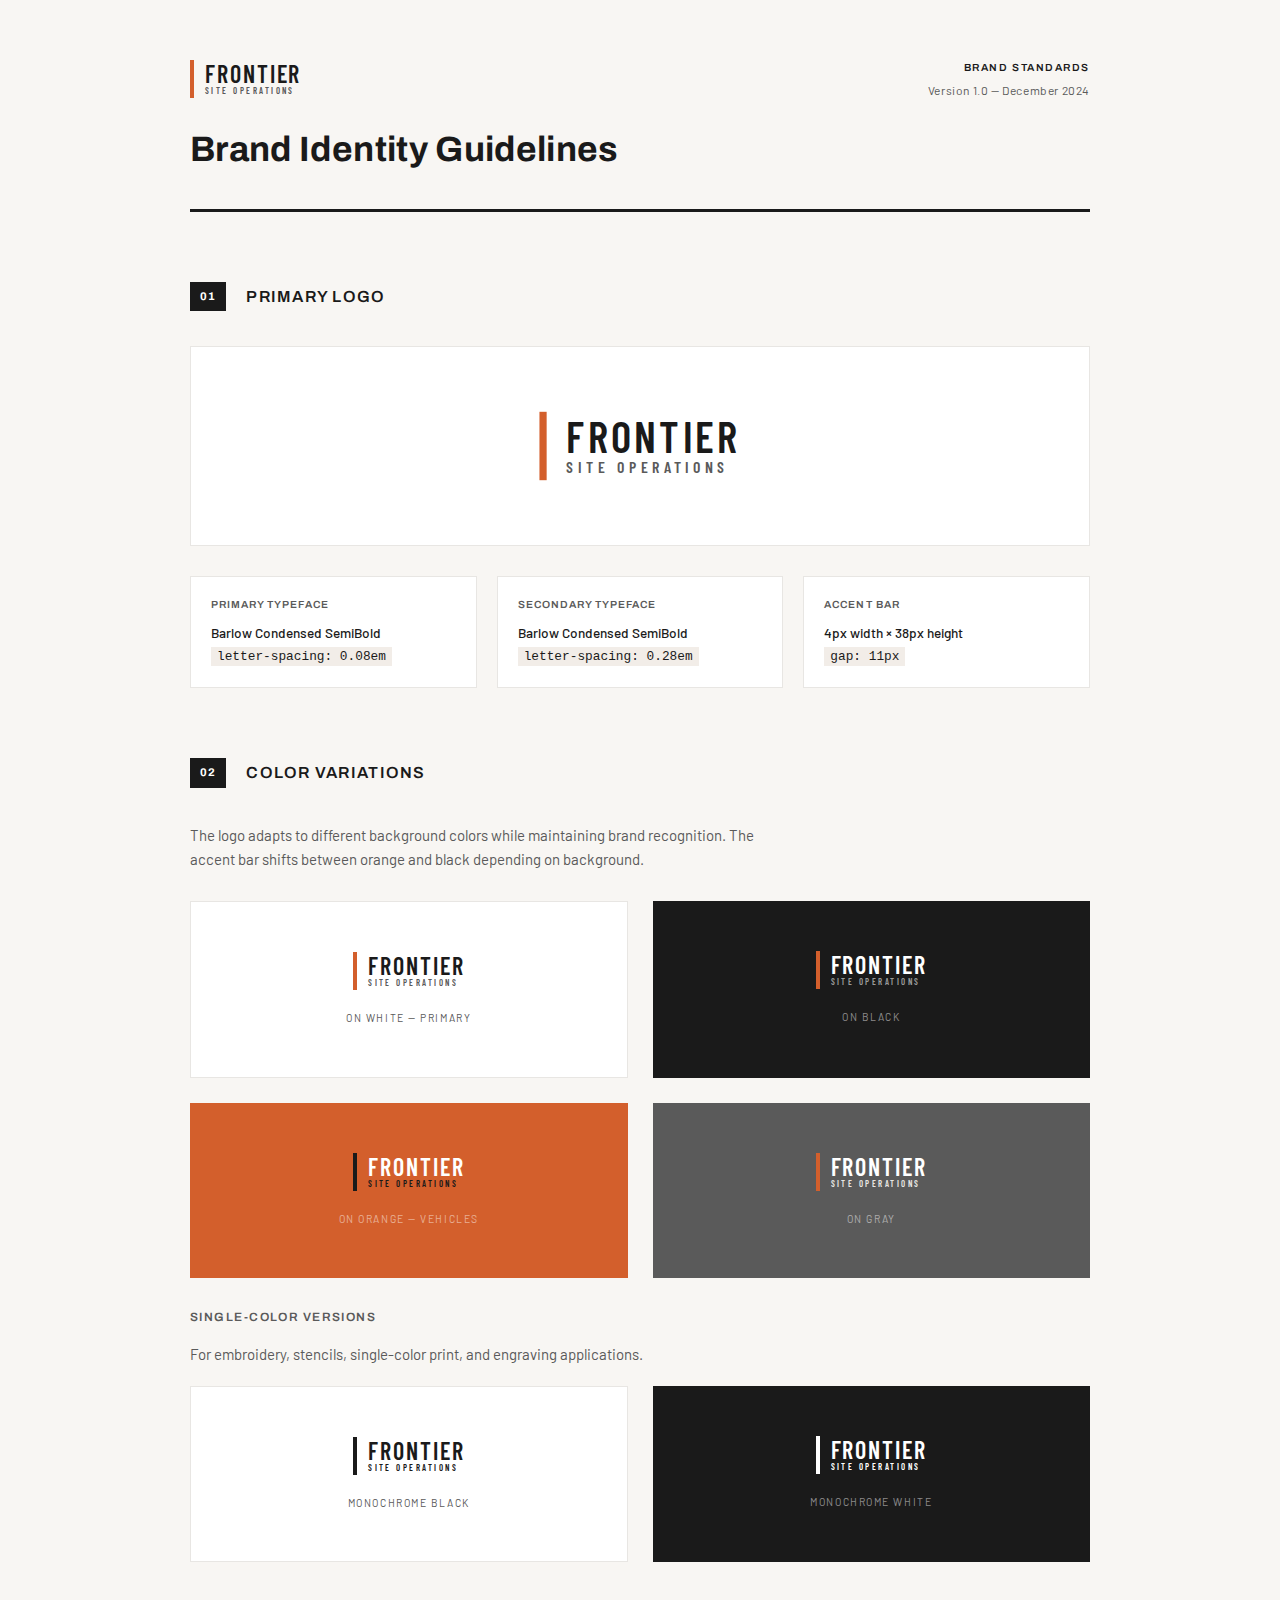
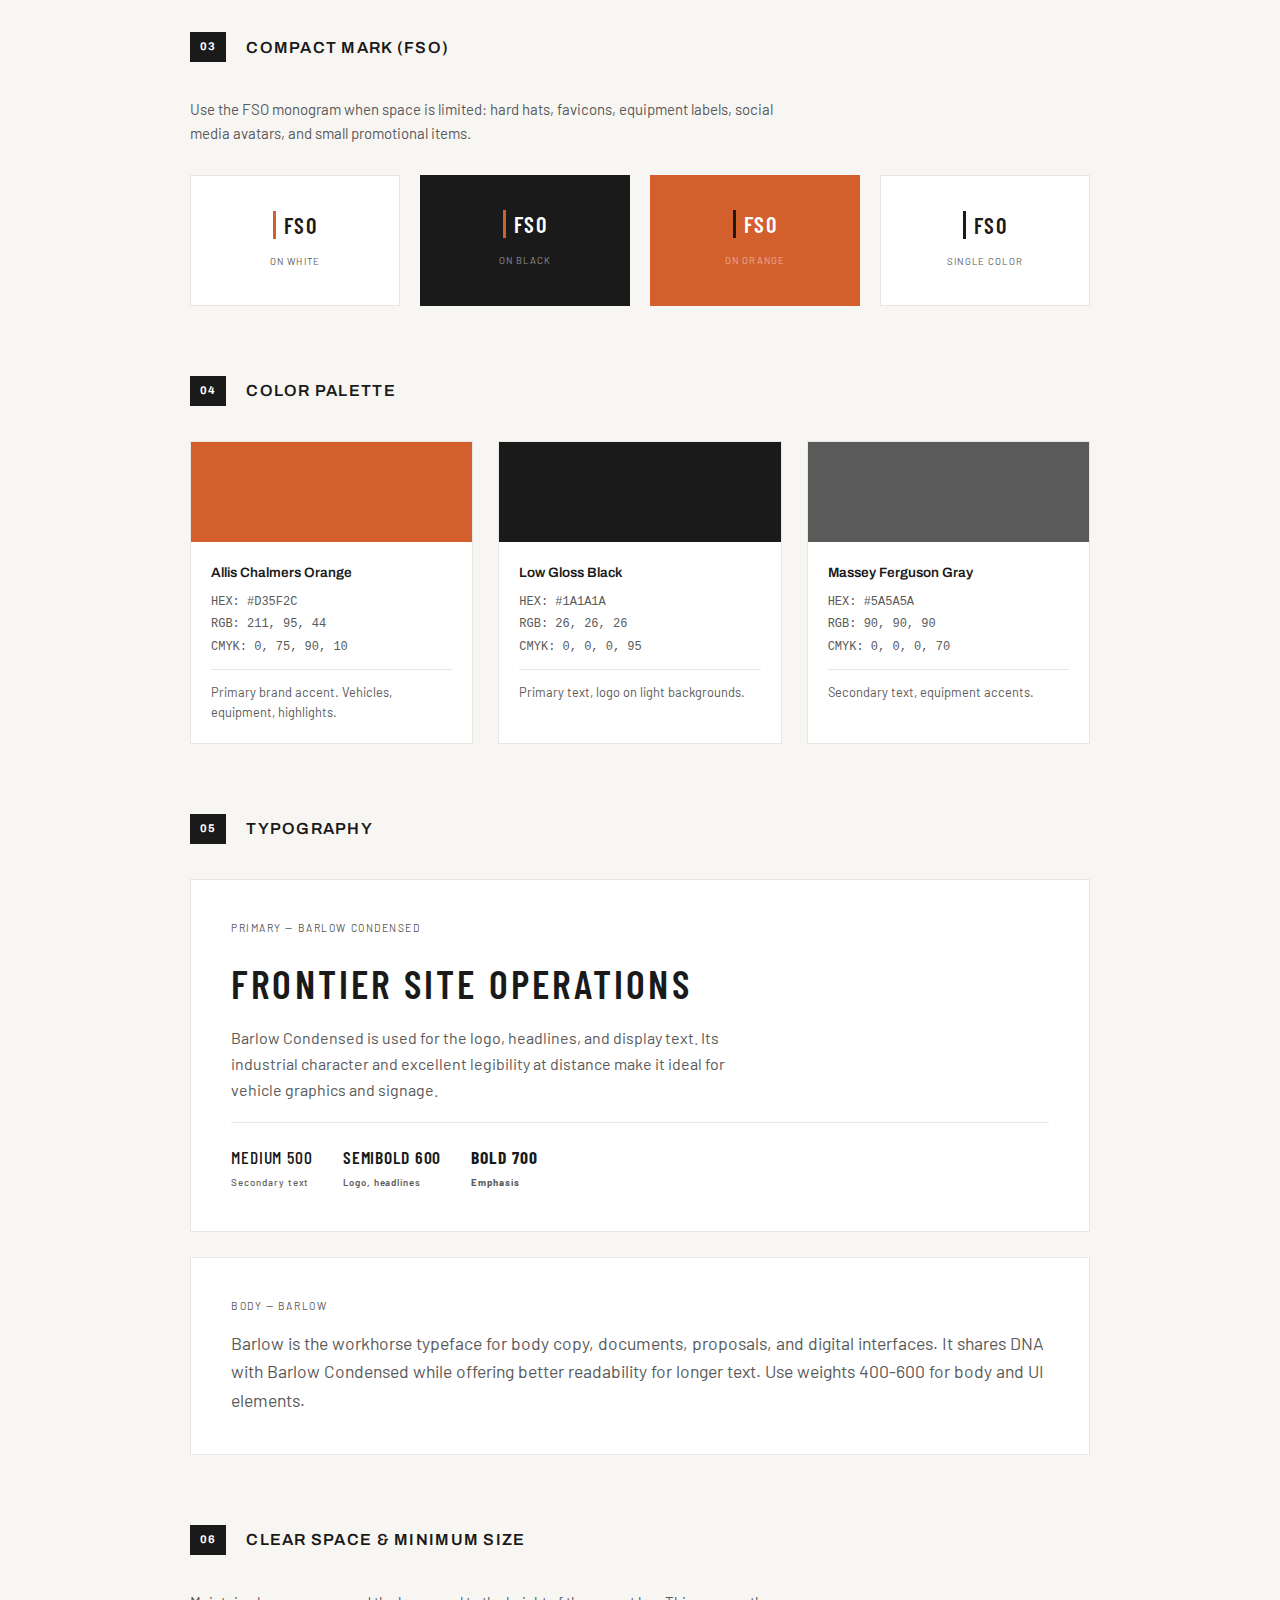
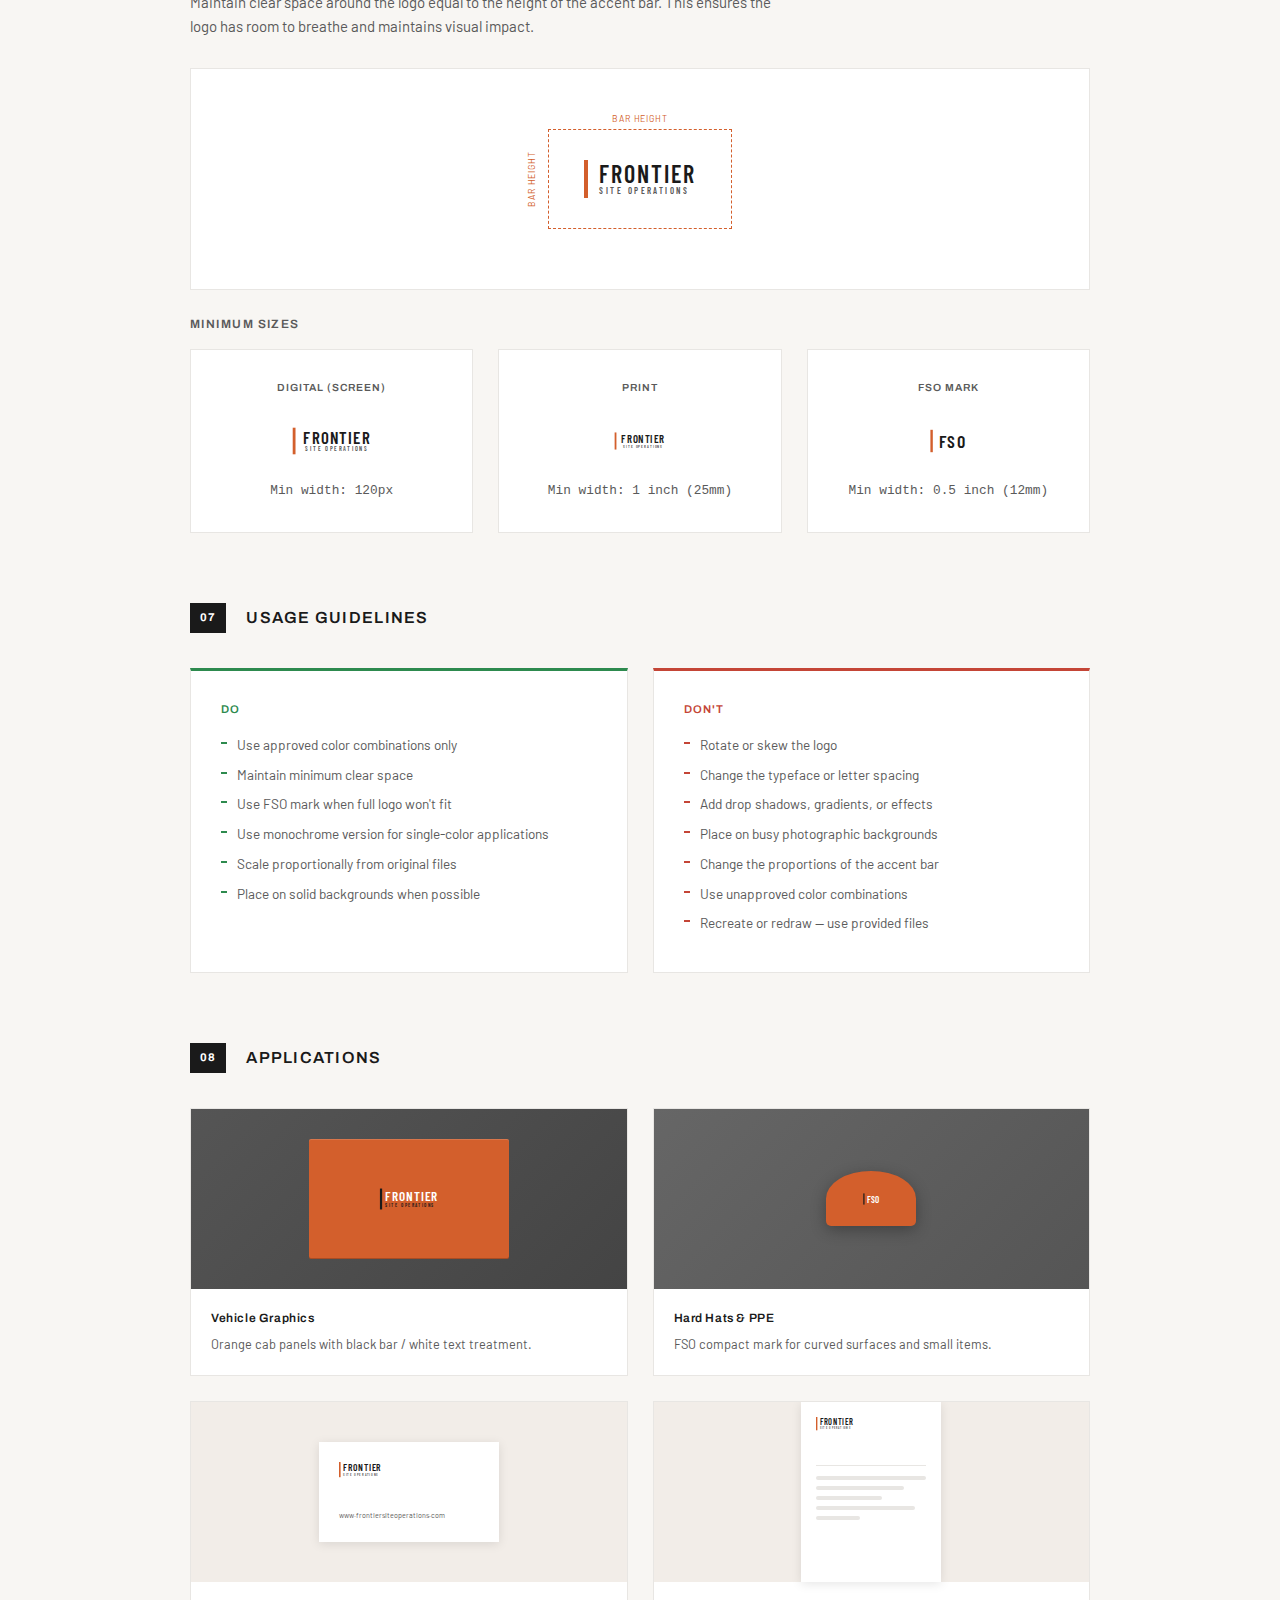
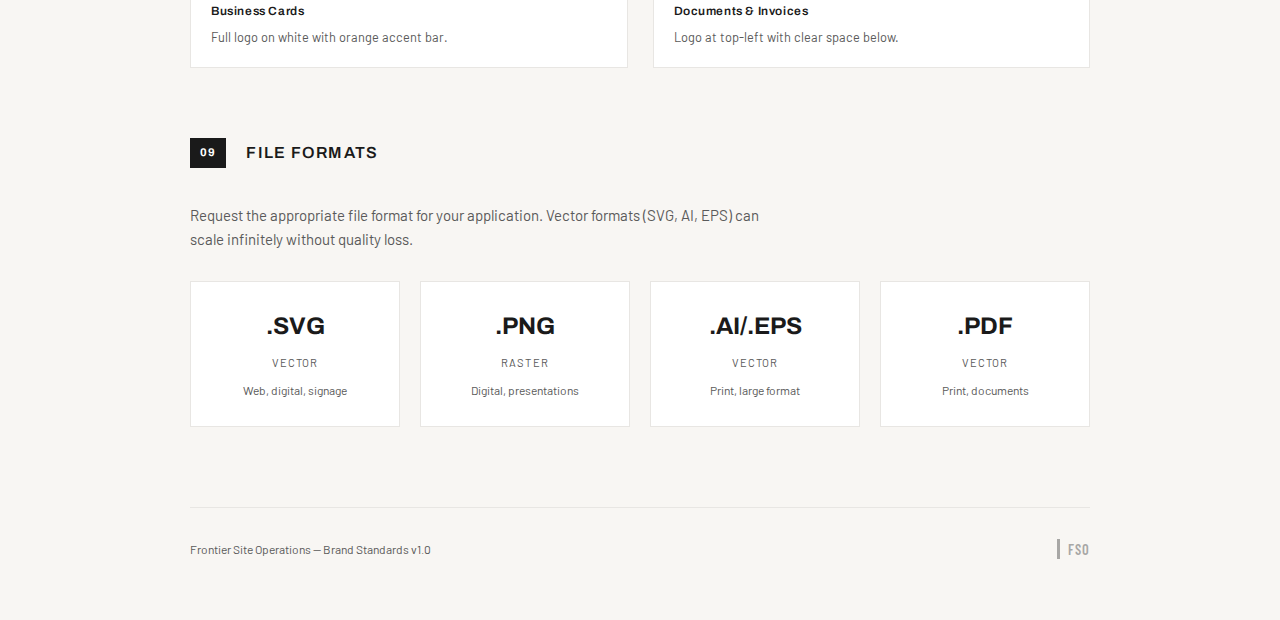
<file: docs/fso-brand-standards.html>
<!DOCTYPE html>
<html lang="en">
<head>
    <meta charset="UTF-8">
    <meta name="viewport" content="width=device-width, initial-scale=1.0">
    <title>FSO Brand Standards</title>
    <link rel="preconnect" href="https://fonts.googleapis.com">
    <link rel="preconnect" href="https://fonts.gstatic.com" crossorigin>
    <link href="https://fonts.googleapis.com/css2?family=Barlow+Condensed:wght@400;500;600;700&family=Barlow:wght@400;500;600&family=Archivo:wght@500;600;700&display=swap" rel="stylesheet">
    <style>
        :root {
            /* FSO Brand Colors */
            --allis-chalmers-orange: #D35F2C;
            --allis-orange-dark: #B84E22;
            --massey-ferguson-gray: #5A5A5A;
            --low-gloss-black: #1A1A1A;
            
            /* Supporting */
            --warm-white: #F8F6F3;
            --off-white: #F2EDE8;
            --light-gray: #E8E6E3;
            --mid-gray: #9A9A9A;
        }
        
        * {
            margin: 0;
            padding: 0;
            box-sizing: border-box;
        }
        
        body {
            font-family: 'Barlow', sans-serif;
            font-weight: 400;
            background: var(--warm-white);
            color: var(--low-gloss-black);
            line-height: 1.6;
            font-size: 15px;
        }
        
        .container {
            max-width: 1000px;
            margin: 0 auto;
            padding: 60px 50px;
        }
        
        /* Header */
        header {
            margin-bottom: 70px;
            padding-bottom: 40px;
            border-bottom: 3px solid var(--low-gloss-black);
        }
        
        .header-top {
            display: flex;
            justify-content: space-between;
            align-items: flex-start;
            margin-bottom: 30px;
        }
        
        .header-logo {
            display: flex;
            align-items: center;
            gap: 11px;
        }
        
        .header-logo .accent {
            width: 4px;
            height: 38px;
            background: var(--allis-chalmers-orange);
        }
        
        .header-logo .text-group {
            display: flex;
            flex-direction: column;
            gap: 1px;
        }
        
        .header-logo .primary {
            font-family: 'Barlow Condensed', sans-serif;
            font-weight: 600;
            font-size: 1.5rem;
            letter-spacing: 0.08em;
            color: var(--low-gloss-black);
            line-height: 1;
        }
        
        .header-logo .secondary {
            font-family: 'Barlow Condensed', sans-serif;
            font-weight: 600;
            font-size: 0.55rem;
            letter-spacing: 0.28em;
            color: var(--massey-ferguson-gray);
            line-height: 1;
        }
        
        .header-meta {
            text-align: right;
            font-size: 0.75rem;
            color: var(--massey-ferguson-gray);
            letter-spacing: 0.05em;
        }
        
        .header-meta strong {
            display: block;
            font-family: 'Archivo', sans-serif;
            font-weight: 600;
            font-size: 0.65rem;
            letter-spacing: 0.15em;
            text-transform: uppercase;
            color: var(--low-gloss-black);
            margin-bottom: 4px;
        }
        
        h1 {
            font-family: 'Archivo', sans-serif;
            font-weight: 700;
            font-size: 2.2rem;
            letter-spacing: 0.01em;
            line-height: 1.1;
        }
        
        /* Sections */
        section {
            margin-bottom: 70px;
        }
        
        .section-header {
            display: flex;
            align-items: center;
            gap: 20px;
            margin-bottom: 35px;
        }
        
        .section-number {
            font-family: 'Archivo', sans-serif;
            font-weight: 700;
            font-size: 0.7rem;
            letter-spacing: 0.1em;
            color: white;
            background: var(--low-gloss-black);
            padding: 6px 10px;
        }
        
        h2 {
            font-family: 'Archivo', sans-serif;
            font-weight: 600;
            font-size: 1rem;
            letter-spacing: 0.08em;
            text-transform: uppercase;
        }
        
        h3 {
            font-family: 'Archivo', sans-serif;
            font-weight: 600;
            font-size: 0.75rem;
            letter-spacing: 0.12em;
            text-transform: uppercase;
            color: var(--massey-ferguson-gray);
            margin-bottom: 15px;
        }
        
        p {
            color: var(--massey-ferguson-gray);
            max-width: 600px;
        }
        
        /* Primary Logo Display */
        .primary-logo-display {
            background: white;
            border: 1px solid var(--light-gray);
            padding: 80px 60px;
            display: flex;
            align-items: center;
            justify-content: center;
            margin-bottom: 30px;
        }
        
        .logo-primary {
            display: flex;
            align-items: center;
            gap: 11px;
        }
        
        .logo-primary .accent {
            width: 4px;
            height: 38px;
            background: var(--low-gloss-black);
        }
        
        .logo-primary .text-group {
            display: flex;
            flex-direction: column;
            gap: 1px;
        }
        
        .logo-primary .primary {
            font-family: 'Barlow Condensed', sans-serif;
            font-weight: 600;
            font-size: 1.5rem;
            letter-spacing: 0.08em;
            color: var(--low-gloss-black);
            line-height: 1;
        }
        
        .logo-primary .secondary {
            font-family: 'Barlow Condensed', sans-serif;
            font-weight: 600;
            font-size: 0.55rem;
            letter-spacing: 0.28em;
            color: var(--massey-ferguson-gray);
            line-height: 1;
        }
        
        .logo-specs {
            display: grid;
            grid-template-columns: repeat(3, 1fr);
            gap: 20px;
        }
        
        .spec-item {
            background: white;
            border: 1px solid var(--light-gray);
            padding: 20px;
        }
        
        .spec-item h4 {
            font-family: 'Archivo', sans-serif;
            font-weight: 600;
            font-size: 0.65rem;
            letter-spacing: 0.1em;
            text-transform: uppercase;
            color: var(--massey-ferguson-gray);
            margin-bottom: 8px;
        }
        
        .spec-item p {
            font-size: 0.85rem;
            color: var(--low-gloss-black);
            font-weight: 500;
        }
        
        .spec-item code {
            font-family: monospace;
            font-size: 0.8rem;
            background: var(--off-white);
            padding: 2px 6px;
        }
        
        /* Logo Variations Grid */
        .variations-grid {
            display: grid;
            grid-template-columns: repeat(2, 1fr);
            gap: 25px;
            margin-bottom: 30px;
        }
        
        .variation-card {
            padding: 50px 40px;
            display: flex;
            flex-direction: column;
            align-items: center;
        }
        
        .variation-card.on-white {
            background: white;
            border: 1px solid var(--light-gray);
        }
        
        .variation-card.on-black {
            background: var(--low-gloss-black);
        }
        
        .variation-card.on-orange {
            background: var(--allis-chalmers-orange);
        }
        
        .variation-card.on-gray {
            background: var(--massey-ferguson-gray);
        }
        
        .variation-card .logo-display {
            margin-bottom: 20px;
        }
        
        .variation-label {
            font-size: 0.65rem;
            letter-spacing: 0.15em;
            text-transform: uppercase;
            color: var(--massey-ferguson-gray);
        }
        
        .variation-card.on-black .variation-label,
        .variation-card.on-orange .variation-label,
        .variation-card.on-gray .variation-label {
            color: rgba(255,255,255,0.5);
        }
        
        /* Logo on different backgrounds */
        .logo-on-white .accent { background: var(--allis-chalmers-orange); }
        .logo-on-white .primary { color: var(--low-gloss-black); }
        .logo-on-white .secondary { color: var(--massey-ferguson-gray); }
        
        .logo-on-black .accent { background: var(--allis-chalmers-orange); }
        .logo-on-black .primary { color: white; }
        .logo-on-black .secondary { color: var(--mid-gray); }
        
        .logo-on-orange .accent { background: var(--low-gloss-black); }
        .logo-on-orange .primary { color: white; }
        .logo-on-orange .secondary { color: var(--low-gloss-black); }
        
        .logo-on-gray .accent { background: var(--allis-chalmers-orange); }
        .logo-on-gray .primary { color: white; }
        .logo-on-gray .secondary { color: var(--light-gray); }
        
        /* Monochrome versions */
        .logo-mono-black .accent { background: var(--low-gloss-black); }
        .logo-mono-black .primary { color: var(--low-gloss-black); }
        .logo-mono-black .secondary { color: var(--low-gloss-black); }
        
        .logo-mono-white .accent { background: white; }
        .logo-mono-white .primary { color: white; }
        .logo-mono-white .secondary { color: white; }
        
        /* Compact / Monogram */
        .compact-grid {
            display: grid;
            grid-template-columns: repeat(4, 1fr);
            gap: 20px;
            margin-bottom: 30px;
        }
        
        .compact-card {
            padding: 35px 25px;
            display: flex;
            flex-direction: column;
            align-items: center;
            gap: 15px;
        }
        
        .compact-card.on-white {
            background: white;
            border: 1px solid var(--light-gray);
        }
        
        .compact-card.on-black {
            background: var(--low-gloss-black);
        }
        
        .compact-card.on-orange {
            background: var(--allis-chalmers-orange);
        }
        
        .logo-monogram {
            display: flex;
            align-items: center;
            gap: 8px;
        }
        
        .logo-monogram .accent {
            width: 3px;
            height: 28px;
        }
        
        .logo-monogram .letters {
            font-family: 'Barlow Condensed', sans-serif;
            font-weight: 600;
            font-size: 1.4rem;
            letter-spacing: 0.06em;
            line-height: 1;
        }
        
        .mono-on-white .accent { background: var(--allis-chalmers-orange); }
        .mono-on-white .letters { color: var(--low-gloss-black); }
        
        .mono-on-black .accent { background: var(--allis-chalmers-orange); }
        .mono-on-black .letters { color: white; }
        
        .mono-on-orange .accent { background: var(--low-gloss-black); }
        .mono-on-orange .letters { color: white; }
        
        .mono-single-black .accent { background: var(--low-gloss-black); }
        .mono-single-black .letters { color: var(--low-gloss-black); }
        
        .compact-label {
            font-size: 0.6rem;
            letter-spacing: 0.12em;
            text-transform: uppercase;
            color: var(--massey-ferguson-gray);
        }
        
        .compact-card.on-black .compact-label,
        .compact-card.on-orange .compact-label {
            color: rgba(255,255,255,0.5);
        }
        
        /* Color Palette */
        .color-grid {
            display: grid;
            grid-template-columns: repeat(3, 1fr);
            gap: 25px;
            margin-bottom: 30px;
        }
        
        .color-card {
            background: white;
            border: 1px solid var(--light-gray);
            overflow: hidden;
        }
        
        .color-swatch {
            height: 100px;
        }
        
        .color-info {
            padding: 20px;
        }
        
        .color-name {
            font-family: 'Archivo', sans-serif;
            font-weight: 600;
            font-size: 0.85rem;
            margin-bottom: 10px;
        }
        
        .color-values {
            font-size: 0.75rem;
            color: var(--massey-ferguson-gray);
            font-family: monospace;
        }
        
        .color-values span {
            display: block;
            margin-bottom: 3px;
        }
        
        .color-usage {
            margin-top: 12px;
            padding-top: 12px;
            border-top: 1px solid var(--light-gray);
            font-size: 0.8rem;
            color: var(--massey-ferguson-gray);
        }
        
        /* Typography */
        .type-specimen {
            background: white;
            border: 1px solid var(--light-gray);
            padding: 40px;
            margin-bottom: 25px;
        }
        
        .type-name {
            font-size: 0.65rem;
            letter-spacing: 0.15em;
            text-transform: uppercase;
            color: var(--massey-ferguson-gray);
            margin-bottom: 15px;
        }
        
        .type-sample-condensed {
            font-family: 'Barlow Condensed', sans-serif;
            font-size: 2.5rem;
            font-weight: 600;
            letter-spacing: 0.08em;
            margin-bottom: 10px;
            color: var(--low-gloss-black);
        }
        
        .type-sample-body {
            font-family: 'Barlow', sans-serif;
            font-size: 1rem;
            font-weight: 400;
            color: var(--massey-ferguson-gray);
            max-width: 500px;
        }
        
        .type-weights {
            display: flex;
            gap: 30px;
            margin-top: 20px;
            padding-top: 20px;
            border-top: 1px solid var(--light-gray);
        }
        
        .type-weight {
            font-family: 'Barlow Condensed', sans-serif;
            font-size: 1.1rem;
            letter-spacing: 0.05em;
        }
        
        .type-weight span {
            display: block;
            font-size: 0.6rem;
            letter-spacing: 0.1em;
            color: var(--massey-ferguson-gray);
            margin-top: 4px;
            font-family: 'Barlow', sans-serif;
        }
        
        /* Clear Space & Sizing */
        .clearspace-demo {
            background: white;
            border: 1px solid var(--light-gray);
            padding: 60px;
            display: flex;
            align-items: center;
            justify-content: center;
            margin-bottom: 25px;
            position: relative;
        }
        
        .clearspace-box {
            border: 1px dashed var(--allis-chalmers-orange);
            padding: 30px 35px;
            position: relative;
        }
        
        .clearspace-label {
            position: absolute;
            font-size: 0.55rem;
            letter-spacing: 0.1em;
            text-transform: uppercase;
            color: var(--allis-chalmers-orange);
        }
        
        .clearspace-label.top {
            top: -18px;
            left: 50%;
            transform: translateX(-50%);
        }
        
        .clearspace-label.left {
            left: -45px;
            top: 50%;
            transform: translateY(-50%) rotate(-90deg);
        }
        
        .min-sizes {
            display: grid;
            grid-template-columns: repeat(3, 1fr);
            gap: 25px;
        }
        
        .min-size-card {
            background: white;
            border: 1px solid var(--light-gray);
            padding: 30px;
            text-align: center;
        }
        
        .min-size-card h4 {
            font-family: 'Archivo', sans-serif;
            font-weight: 600;
            font-size: 0.65rem;
            letter-spacing: 0.1em;
            text-transform: uppercase;
            color: var(--massey-ferguson-gray);
            margin-bottom: 20px;
        }
        
        .min-size-card .demo {
            margin-bottom: 15px;
            min-height: 50px;
            display: flex;
            align-items: center;
            justify-content: center;
        }
        
        .min-size-card .size-value {
            font-family: monospace;
            font-size: 0.8rem;
            color: var(--massey-ferguson-gray);
        }
        
        .size-full { transform: scale(1); }
        .size-medium { transform: scale(0.7); }
        .size-small { transform: scale(0.45); }
        .size-mono-small { transform: scale(0.8); }
        
        /* Usage Guidelines */
        .usage-grid {
            display: grid;
            grid-template-columns: repeat(2, 1fr);
            gap: 25px;
        }
        
        .usage-card {
            background: white;
            border: 1px solid var(--light-gray);
            padding: 30px;
        }
        
        .usage-card.do {
            border-top: 3px solid #2D8A4E;
        }
        
        .usage-card.dont {
            border-top: 3px solid #C44536;
        }
        
        .usage-card h4 {
            font-family: 'Archivo', sans-serif;
            font-weight: 600;
            font-size: 0.7rem;
            letter-spacing: 0.1em;
            text-transform: uppercase;
            margin-bottom: 15px;
        }
        
        .usage-card.do h4 { color: #2D8A4E; }
        .usage-card.dont h4 { color: #C44536; }
        
        .usage-card ul {
            list-style: none;
            font-size: 0.85rem;
            color: var(--massey-ferguson-gray);
        }
        
        .usage-card li {
            margin-bottom: 8px;
            padding-left: 16px;
            position: relative;
        }
        
        .usage-card li::before {
            content: '';
            position: absolute;
            left: 0;
            top: 8px;
            width: 6px;
            height: 2px;
        }
        
        .usage-card.do li::before { background: #2D8A4E; }
        .usage-card.dont li::before { background: #C44536; }
        
        /* Application Examples */
        .applications-grid {
            display: grid;
            grid-template-columns: repeat(2, 1fr);
            gap: 25px;
        }
        
        .app-card {
            background: white;
            border: 1px solid var(--light-gray);
            overflow: hidden;
        }
        
        .app-preview {
            height: 180px;
            display: flex;
            align-items: center;
            justify-content: center;
            position: relative;
        }
        
        .app-preview.vehicle {
            background: linear-gradient(135deg, #555 0%, #444 100%);
        }
        
        .app-preview.vehicle .door-panel {
            width: 200px;
            height: 120px;
            background: var(--allis-chalmers-orange);
            border-radius: 2px;
            display: flex;
            align-items: center;
            justify-content: center;
            box-shadow: 
                inset 0 1px 0 rgba(255,255,255,0.15),
                inset 0 -1px 0 rgba(0,0,0,0.2);
        }
        
        .app-preview.hardhat {
            background: linear-gradient(135deg, #666 0%, #555 100%);
        }
        
        .app-preview.hardhat .hat {
            width: 90px;
            height: 55px;
            background: var(--allis-chalmers-orange);
            border-radius: 50% 50% 5px 5px;
            display: flex;
            align-items: center;
            justify-content: center;
            box-shadow: 0 4px 15px rgba(0,0,0,0.3);
        }
        
        .app-preview.businesscard {
            background: var(--off-white);
        }
        
        .app-preview.businesscard .card {
            width: 180px;
            height: 100px;
            background: white;
            box-shadow: 0 2px 10px rgba(0,0,0,0.1);
            padding: 20px;
            display: flex;
            flex-direction: column;
            justify-content: space-between;
        }
        
        .app-preview.businesscard .card-footer {
            font-family: 'Barlow', sans-serif;
            font-size: 0.45rem;
            color: var(--massey-ferguson-gray);
        }
        
        .app-preview.invoice {
            background: var(--off-white);
        }
        
        .app-preview.invoice .doc {
            width: 140px;
            height: 180px;
            background: white;
            box-shadow: 0 2px 10px rgba(0,0,0,0.1);
            padding: 15px;
        }
        
        .app-preview.invoice .doc-header {
            border-bottom: 1px solid var(--light-gray);
            padding-bottom: 10px;
            margin-bottom: 10px;
        }
        
        .app-preview.invoice .doc-lines {
            display: flex;
            flex-direction: column;
            gap: 6px;
        }
        
        .app-preview.invoice .doc-line {
            height: 4px;
            background: var(--light-gray);
            border-radius: 2px;
        }
        
        .app-preview.invoice .doc-line:nth-child(2) { width: 80%; }
        .app-preview.invoice .doc-line:nth-child(3) { width: 60%; }
        .app-preview.invoice .doc-line:nth-child(4) { width: 90%; }
        .app-preview.invoice .doc-line:nth-child(5) { width: 40%; }
        
        .app-info {
            padding: 20px;
        }
        
        .app-info h4 {
            font-family: 'Archivo', sans-serif;
            font-weight: 600;
            font-size: 0.75rem;
            letter-spacing: 0.05em;
            margin-bottom: 6px;
        }
        
        .app-info p {
            font-size: 0.8rem;
            color: var(--massey-ferguson-gray);
        }
        
        /* Small logo for applications */
        .logo-small {
            display: flex;
            align-items: center;
            gap: 6px;
            transform: scale(0.55);
        }
        
        .logo-small .accent {
            width: 4px;
            height: 38px;
        }
        
        .logo-small .text-group {
            display: flex;
            flex-direction: column;
            gap: 1px;
        }
        
        .logo-small .primary {
            font-family: 'Barlow Condensed', sans-serif;
            font-weight: 600;
            font-size: 1.5rem;
            letter-spacing: 0.08em;
            line-height: 1;
        }
        
        .logo-small .secondary {
            font-family: 'Barlow Condensed', sans-serif;
            font-weight: 600;
            font-size: 0.55rem;
            letter-spacing: 0.28em;
            line-height: 1;
        }
        
        .logo-tiny {
            display: flex;
            align-items: center;
            gap: 5px;
            transform: scale(0.4);
        }
        
        .logo-tiny .accent {
            width: 3px;
            height: 28px;
        }
        
        .logo-tiny .letters {
            font-family: 'Barlow Condensed', sans-serif;
            font-weight: 600;
            font-size: 1.4rem;
            letter-spacing: 0.06em;
            line-height: 1;
        }
        
        /* File Formats */
        .formats-grid {
            display: grid;
            grid-template-columns: repeat(4, 1fr);
            gap: 20px;
        }
        
        .format-card {
            background: white;
            border: 1px solid var(--light-gray);
            padding: 25px 20px;
            text-align: center;
        }
        
        .format-ext {
            font-family: 'Archivo', sans-serif;
            font-weight: 700;
            font-size: 1.5rem;
            color: var(--low-gloss-black);
            margin-bottom: 8px;
        }
        
        .format-name {
            font-size: 0.7rem;
            letter-spacing: 0.1em;
            text-transform: uppercase;
            color: var(--massey-ferguson-gray);
            margin-bottom: 10px;
        }
        
        .format-use {
            font-size: 0.75rem;
            color: var(--massey-ferguson-gray);
        }
        
        /* Footer */
        footer {
            margin-top: 80px;
            padding-top: 30px;
            border-top: 1px solid var(--light-gray);
            display: flex;
            justify-content: space-between;
            align-items: center;
        }
        
        footer p {
            font-size: 0.75rem;
            color: var(--massey-ferguson-gray);
        }
        
        .footer-logo {
            display: flex;
            align-items: center;
            gap: 8px;
            opacity: 0.5;
        }
        
        .footer-logo .accent {
            width: 3px;
            height: 20px;
            background: var(--massey-ferguson-gray);
        }
        
        .footer-logo .letters {
            font-family: 'Barlow Condensed', sans-serif;
            font-weight: 600;
            font-size: 0.9rem;
            letter-spacing: 0.06em;
            color: var(--massey-ferguson-gray);
        }
    </style>
</head>
<body>
    <div class="container">
        
        <!-- Header -->
        <header>
            <div class="header-top">
                <div class="header-logo">
                    <div class="accent"></div>
                    <div class="text-group">
                        <span class="primary">FRONTIER</span>
                        <span class="secondary">SITE OPERATIONS</span>
                    </div>
                </div>
                <div class="header-meta">
                    <strong>Brand Standards</strong>
                    Version 1.0 — December 2024
                </div>
            </div>
            <h1>Brand Identity Guidelines</h1>
        </header>
        
        <!-- 01: Primary Logo -->
        <section>
            <div class="section-header">
                <span class="section-number">01</span>
                <h2>Primary Logo</h2>
            </div>
            
            <div class="primary-logo-display">
                <div class="logo-primary logo-on-white" style="transform: scale(1.8);">
                    <div class="accent"></div>
                    <div class="text-group">
                        <span class="primary">FRONTIER</span>
                        <span class="secondary">SITE OPERATIONS</span>
                    </div>
                </div>
            </div>
            
            <div class="logo-specs">
                <div class="spec-item">
                    <h4>Primary Typeface</h4>
                    <p>Barlow Condensed SemiBold</p>
                    <p><code>letter-spacing: 0.08em</code></p>
                </div>
                <div class="spec-item">
                    <h4>Secondary Typeface</h4>
                    <p>Barlow Condensed SemiBold</p>
                    <p><code>letter-spacing: 0.28em</code></p>
                </div>
                <div class="spec-item">
                    <h4>Accent Bar</h4>
                    <p>4px width × 38px height</p>
                    <p><code>gap: 11px</code></p>
                </div>
            </div>
        </section>
        
        <!-- 02: Logo Variations -->
        <section>
            <div class="section-header">
                <span class="section-number">02</span>
                <h2>Color Variations</h2>
            </div>
            
            <p style="margin-bottom: 30px;">The logo adapts to different background colors while maintaining brand recognition. The accent bar shifts between orange and black depending on background.</p>
            
            <div class="variations-grid">
                <div class="variation-card on-white">
                    <div class="logo-display">
                        <div class="logo-primary logo-on-white">
                            <div class="accent"></div>
                            <div class="text-group">
                                <span class="primary">FRONTIER</span>
                                <span class="secondary">SITE OPERATIONS</span>
                            </div>
                        </div>
                    </div>
                    <span class="variation-label">On White — Primary</span>
                </div>
                
                <div class="variation-card on-black">
                    <div class="logo-display">
                        <div class="logo-primary logo-on-black">
                            <div class="accent"></div>
                            <div class="text-group">
                                <span class="primary">FRONTIER</span>
                                <span class="secondary">SITE OPERATIONS</span>
                            </div>
                        </div>
                    </div>
                    <span class="variation-label">On Black</span>
                </div>
                
                <div class="variation-card on-orange">
                    <div class="logo-display">
                        <div class="logo-primary logo-on-orange">
                            <div class="accent"></div>
                            <div class="text-group">
                                <span class="primary">FRONTIER</span>
                                <span class="secondary">SITE OPERATIONS</span>
                            </div>
                        </div>
                    </div>
                    <span class="variation-label">On Orange — Vehicles</span>
                </div>
                
                <div class="variation-card on-gray">
                    <div class="logo-display">
                        <div class="logo-primary logo-on-gray">
                            <div class="accent"></div>
                            <div class="text-group">
                                <span class="primary">FRONTIER</span>
                                <span class="secondary">SITE OPERATIONS</span>
                            </div>
                        </div>
                    </div>
                    <span class="variation-label">On Gray</span>
                </div>
            </div>
            
            <h3>Single-Color Versions</h3>
            <p style="margin-bottom: 20px;">For embroidery, stencils, single-color print, and engraving applications.</p>
            
            <div class="variations-grid">
                <div class="variation-card on-white">
                    <div class="logo-display">
                        <div class="logo-primary logo-mono-black">
                            <div class="accent"></div>
                            <div class="text-group">
                                <span class="primary">FRONTIER</span>
                                <span class="secondary">SITE OPERATIONS</span>
                            </div>
                        </div>
                    </div>
                    <span class="variation-label">Monochrome Black</span>
                </div>
                
                <div class="variation-card on-black">
                    <div class="logo-display">
                        <div class="logo-primary logo-mono-white">
                            <div class="accent"></div>
                            <div class="text-group">
                                <span class="primary">FRONTIER</span>
                                <span class="secondary">SITE OPERATIONS</span>
                            </div>
                        </div>
                    </div>
                    <span class="variation-label">Monochrome White</span>
                </div>
            </div>
        </section>
        
        <!-- 03: Compact Mark -->
        <section>
            <div class="section-header">
                <span class="section-number">03</span>
                <h2>Compact Mark (FSO)</h2>
            </div>
            
            <p style="margin-bottom: 30px;">Use the FSO monogram when space is limited: hard hats, favicons, equipment labels, social media avatars, and small promotional items.</p>
            
            <div class="compact-grid">
                <div class="compact-card on-white">
                    <div class="logo-monogram mono-on-white">
                        <div class="accent"></div>
                        <span class="letters">FSO</span>
                    </div>
                    <span class="compact-label">On White</span>
                </div>
                
                <div class="compact-card on-black">
                    <div class="logo-monogram mono-on-black">
                        <div class="accent"></div>
                        <span class="letters">FSO</span>
                    </div>
                    <span class="compact-label">On Black</span>
                </div>
                
                <div class="compact-card on-orange">
                    <div class="logo-monogram mono-on-orange">
                        <div class="accent"></div>
                        <span class="letters">FSO</span>
                    </div>
                    <span class="compact-label">On Orange</span>
                </div>
                
                <div class="compact-card on-white">
                    <div class="logo-monogram mono-single-black">
                        <div class="accent"></div>
                        <span class="letters">FSO</span>
                    </div>
                    <span class="compact-label">Single Color</span>
                </div>
            </div>
        </section>
        
        <!-- 04: Color Palette -->
        <section>
            <div class="section-header">
                <span class="section-number">04</span>
                <h2>Color Palette</h2>
            </div>
            
            <div class="color-grid">
                <div class="color-card">
                    <div class="color-swatch" style="background: var(--allis-chalmers-orange);"></div>
                    <div class="color-info">
                        <h4 class="color-name">Allis Chalmers Orange</h4>
                        <div class="color-values">
                            <span>HEX: #D35F2C</span>
                            <span>RGB: 211, 95, 44</span>
                            <span>CMYK: 0, 75, 90, 10</span>
                        </div>
                        <p class="color-usage">Primary brand accent. Vehicles, equipment, highlights.</p>
                    </div>
                </div>
                
                <div class="color-card">
                    <div class="color-swatch" style="background: var(--low-gloss-black);"></div>
                    <div class="color-info">
                        <h4 class="color-name">Low Gloss Black</h4>
                        <div class="color-values">
                            <span>HEX: #1A1A1A</span>
                            <span>RGB: 26, 26, 26</span>
                            <span>CMYK: 0, 0, 0, 95</span>
                        </div>
                        <p class="color-usage">Primary text, logo on light backgrounds.</p>
                    </div>
                </div>
                
                <div class="color-card">
                    <div class="color-swatch" style="background: var(--massey-ferguson-gray);"></div>
                    <div class="color-info">
                        <h4 class="color-name">Massey Ferguson Gray</h4>
                        <div class="color-values">
                            <span>HEX: #5A5A5A</span>
                            <span>RGB: 90, 90, 90</span>
                            <span>CMYK: 0, 0, 0, 70</span>
                        </div>
                        <p class="color-usage">Secondary text, equipment accents.</p>
                    </div>
                </div>
            </div>
        </section>
        
        <!-- 05: Typography -->
        <section>
            <div class="section-header">
                <span class="section-number">05</span>
                <h2>Typography</h2>
            </div>
            
            <div class="type-specimen">
                <p class="type-name">Primary — Barlow Condensed</p>
                <p class="type-sample-condensed">FRONTIER SITE OPERATIONS</p>
                <p class="type-sample-body">Barlow Condensed is used for the logo, headlines, and display text. Its industrial character and excellent legibility at distance make it ideal for vehicle graphics and signage.</p>
                <div class="type-weights">
                    <div class="type-weight" style="font-weight: 500;">MEDIUM 500 <span>Secondary text</span></div>
                    <div class="type-weight" style="font-weight: 600;">SEMIBOLD 600 <span>Logo, headlines</span></div>
                    <div class="type-weight" style="font-weight: 700;">BOLD 700 <span>Emphasis</span></div>
                </div>
            </div>
            
            <div class="type-specimen">
                <p class="type-name">Body — Barlow</p>
                <p class="type-sample-body" style="font-size: 1.1rem; max-width: 100%;">Barlow is the workhorse typeface for body copy, documents, proposals, and digital interfaces. It shares DNA with Barlow Condensed while offering better readability for longer text. Use weights 400-600 for body and UI elements.</p>
            </div>
        </section>
        
        <!-- 06: Clear Space & Minimum Size -->
        <section>
            <div class="section-header">
                <span class="section-number">06</span>
                <h2>Clear Space & Minimum Size</h2>
            </div>
            
            <p style="margin-bottom: 30px;">Maintain clear space around the logo equal to the height of the accent bar. This ensures the logo has room to breathe and maintains visual impact.</p>
            
            <div class="clearspace-demo">
                <div class="clearspace-box">
                    <span class="clearspace-label top">Bar Height</span>
                    <span class="clearspace-label left">Bar Height</span>
                    <div class="logo-primary logo-on-white">
                        <div class="accent"></div>
                        <div class="text-group">
                            <span class="primary">FRONTIER</span>
                            <span class="secondary">SITE OPERATIONS</span>
                        </div>
                    </div>
                </div>
            </div>
            
            <h3>Minimum Sizes</h3>
            <div class="min-sizes">
                <div class="min-size-card">
                    <h4>Digital (Screen)</h4>
                    <div class="demo">
                        <div class="logo-primary logo-on-white size-medium">
                            <div class="accent"></div>
                            <div class="text-group">
                                <span class="primary">FRONTIER</span>
                                <span class="secondary">SITE OPERATIONS</span>
                            </div>
                        </div>
                    </div>
                    <p class="size-value">Min width: 120px</p>
                </div>
                
                <div class="min-size-card">
                    <h4>Print</h4>
                    <div class="demo">
                        <div class="logo-primary logo-on-white size-small">
                            <div class="accent"></div>
                            <div class="text-group">
                                <span class="primary">FRONTIER</span>
                                <span class="secondary">SITE OPERATIONS</span>
                            </div>
                        </div>
                    </div>
                    <p class="size-value">Min width: 1 inch (25mm)</p>
                </div>
                
                <div class="min-size-card">
                    <h4>FSO Mark</h4>
                    <div class="demo">
                        <div class="logo-monogram mono-on-white size-mono-small">
                            <div class="accent"></div>
                            <span class="letters">FSO</span>
                        </div>
                    </div>
                    <p class="size-value">Min width: 0.5 inch (12mm)</p>
                </div>
            </div>
        </section>
        
        <!-- 07: Usage Guidelines -->
        <section>
            <div class="section-header">
                <span class="section-number">07</span>
                <h2>Usage Guidelines</h2>
            </div>
            
            <div class="usage-grid">
                <div class="usage-card do">
                    <h4>Do</h4>
                    <ul>
                        <li>Use approved color combinations only</li>
                        <li>Maintain minimum clear space</li>
                        <li>Use FSO mark when full logo won't fit</li>
                        <li>Use monochrome version for single-color applications</li>
                        <li>Scale proportionally from original files</li>
                        <li>Place on solid backgrounds when possible</li>
                    </ul>
                </div>
                
                <div class="usage-card dont">
                    <h4>Don't</h4>
                    <ul>
                        <li>Rotate or skew the logo</li>
                        <li>Change the typeface or letter spacing</li>
                        <li>Add drop shadows, gradients, or effects</li>
                        <li>Place on busy photographic backgrounds</li>
                        <li>Change the proportions of the accent bar</li>
                        <li>Use unapproved color combinations</li>
                        <li>Recreate or redraw — use provided files</li>
                    </ul>
                </div>
            </div>
        </section>
        
        <!-- 08: Applications -->
        <section>
            <div class="section-header">
                <span class="section-number">08</span>
                <h2>Applications</h2>
            </div>
            
            <div class="applications-grid">
                <div class="app-card">
                    <div class="app-preview vehicle">
                        <div class="door-panel">
                            <div class="logo-small logo-on-orange">
                                <div class="accent"></div>
                                <div class="text-group">
                                    <span class="primary">FRONTIER</span>
                                    <span class="secondary">SITE OPERATIONS</span>
                                </div>
                            </div>
                        </div>
                    </div>
                    <div class="app-info">
                        <h4>Vehicle Graphics</h4>
                        <p>Orange cab panels with black bar / white text treatment.</p>
                    </div>
                </div>
                
                <div class="app-card">
                    <div class="app-preview hardhat">
                        <div class="hat">
                            <div class="logo-tiny mono-on-orange">
                                <div class="accent"></div>
                                <span class="letters">FSO</span>
                            </div>
                        </div>
                    </div>
                    <div class="app-info">
                        <h4>Hard Hats & PPE</h4>
                        <p>FSO compact mark for curved surfaces and small items.</p>
                    </div>
                </div>
                
                <div class="app-card">
                    <div class="app-preview businesscard">
                        <div class="card">
                            <div class="logo-small logo-on-white" style="transform: scale(0.4); transform-origin: top left;">
                                <div class="accent"></div>
                                <div class="text-group">
                                    <span class="primary">FRONTIER</span>
                                    <span class="secondary">SITE OPERATIONS</span>
                                </div>
                            </div>
                            <div class="card-footer">
                                www.frontiersiteoperations.com
                            </div>
                        </div>
                    </div>
                    <div class="app-info">
                        <h4>Business Cards</h4>
                        <p>Full logo on white with orange accent bar.</p>
                    </div>
                </div>
                
                <div class="app-card">
                    <div class="app-preview invoice">
                        <div class="doc">
                            <div class="doc-header">
                                <div class="logo-small logo-on-white" style="transform: scale(0.35); transform-origin: top left;">
                                    <div class="accent"></div>
                                    <div class="text-group">
                                        <span class="primary">FRONTIER</span>
                                        <span class="secondary">SITE OPERATIONS</span>
                                    </div>
                                </div>
                            </div>
                            <div class="doc-lines">
                                <div class="doc-line"></div>
                                <div class="doc-line"></div>
                                <div class="doc-line"></div>
                                <div class="doc-line"></div>
                                <div class="doc-line"></div>
                            </div>
                        </div>
                    </div>
                    <div class="app-info">
                        <h4>Documents & Invoices</h4>
                        <p>Logo at top-left with clear space below.</p>
                    </div>
                </div>
            </div>
        </section>
        
        <!-- 09: File Formats -->
        <section>
            <div class="section-header">
                <span class="section-number">09</span>
                <h2>File Formats</h2>
            </div>
            
            <p style="margin-bottom: 30px;">Request the appropriate file format for your application. Vector formats (SVG, AI, EPS) can scale infinitely without quality loss.</p>
            
            <div class="formats-grid">
                <div class="format-card">
                    <p class="format-ext">.SVG</p>
                    <p class="format-name">Vector</p>
                    <p class="format-use">Web, digital, signage</p>
                </div>
                
                <div class="format-card">
                    <p class="format-ext">.PNG</p>
                    <p class="format-name">Raster</p>
                    <p class="format-use">Digital, presentations</p>
                </div>
                
                <div class="format-card">
                    <p class="format-ext">.AI/.EPS</p>
                    <p class="format-name">Vector</p>
                    <p class="format-use">Print, large format</p>
                </div>
                
                <div class="format-card">
                    <p class="format-ext">.PDF</p>
                    <p class="format-name">Vector</p>
                    <p class="format-use">Print, documents</p>
                </div>
            </div>
        </section>
        
        <!-- Footer -->
        <footer>
            <p>Frontier Site Operations — Brand Standards v1.0</p>
            <div class="footer-logo">
                <div class="accent"></div>
                <span class="letters">FSO</span>
            </div>
        </footer>
        
    </div>
</body>
</html>
</file>
<file: styles.css>
/* ===================================
   FRONTIER SITE OPERATIONS - STYLES
   Brand Colors: #C13516 (Allis Chalmers Orange), #5A5A5A (Massey Ferguson Gray), #1A1A1A (Low Gloss Black)
   =================================== */

/* CSS Variables */
:root {
    /* FSO Brand Colors */
    --brand-orange: #C13516;
    --brand-orange-dark: #A12D13;
    --massey-gray: #5A5A5A;
    --low-gloss-black: #1A1A1A;

    /* Supporting Colors */
    --warm-white: #F8F6F3;
    --off-white: #F2EDE8;
    --light-gray: #E8E6E3;
    --gray-light: #E8E6E3;
    --mid-gray: #9A9A9A;
    --charcoal: #2D3748;
    --white: #FFFFFF;

    /* Typography */
    --font-display: 'Barlow Condensed', sans-serif;
    --font-body: 'Barlow', sans-serif;

    /* Transitions & Shadows */
    --transition: all 0.3s cubic-bezier(0.4, 0, 0.2, 1);
    --shadow-sm: 0 1px 3px rgba(0, 0, 0, 0.12);
    --shadow-md: 0 4px 6px rgba(0, 0, 0, 0.1);
    --shadow-lg: 0 10px 25px rgba(0, 0, 0, 0.15);
}

/* Reset & Base */
* {
    margin: 0;
    padding: 0;
    box-sizing: border-box;
}

html {
    scroll-behavior: smooth;
    font-size: 16px;
}

body {
    font-family: var(--font-body);
    font-weight: 400;
    line-height: 1.6;
    color: var(--low-gloss-black);
    background-color: var(--warm-white);
    -webkit-font-smoothing: antialiased;
    -moz-osx-font-smoothing: grayscale;
}

/* Typography */
h1, h2, h3, h4, h5, h6 {
    font-family: var(--font-display);
    font-weight: 600;
    line-height: 1.2;
    letter-spacing: 0.05em;
    color: var(--low-gloss-black);
}

h1 { font-size: clamp(2.5rem, 8vw, 4.5rem); font-weight: 900; }
h2 { font-size: clamp(2rem, 5vw, 3.5rem); }
h3 { font-size: clamp(1.5rem, 3vw, 2rem); }

p {
    font-size: 1.125rem;
    line-height: 1.7;
    color: var(--massey-gray);
}

/* Container */
.container {
    max-width: 1280px;
    margin: 0 auto;
    padding: 0 2rem;
}

@media (max-width: 768px) {
    .container {
        padding: 0 1.5rem;
    }
}

/* Buttons */
.btn-primary,
.btn-secondary {
    display: inline-flex;
    align-items: center;
    gap: 0.5rem;
    padding: 1rem 2rem;
    font-family: var(--font-display);
    font-weight: 700;
    font-size: 1rem;
    text-decoration: none;
    border-radius: 4px;
    transition: var(--transition);
    cursor: pointer;
    border: none;
    text-transform: uppercase;
    letter-spacing: 0.5px;
}

.btn-primary {
    background: linear-gradient(135deg, #C13516 0%, #A32D13 100%);
    color: var(--white);
    border-radius: 8px;
    padding: 0.875rem 1.75rem;
    font-weight: 600;
    letter-spacing: 0.01em;
    box-shadow: 0 2px 4px rgba(193, 53, 22, 0.3);
}

.btn-primary:hover {
    transform: translateY(-2px);
    box-shadow: 0 4px 12px rgba(193, 53, 22, 0.4);
}

.btn-secondary {
    background: transparent;
    color: #5A5A5E;
    border: 2px solid #5A5A5E;
    border-radius: 8px;
    padding: 0.875rem 1.75rem;
    font-weight: 600;
}

.btn-secondary:hover {
    background: #5A5A5E;
    color: var(--white);
}

.btn-large {
    padding: 1.25rem 2.5rem;
    font-size: 1.125rem;
}

/* Navigation */
.nav {
    position: fixed;
    top: 0;
    left: 0;
    right: 0;
    backdrop-filter: blur(10px);
    background: rgba(255, 255, 255, 0.95);
    border-bottom: 1px solid var(--gray-light);
    z-index: 1000;
    transition: var(--transition);
}

.nav.scrolled {
    box-shadow: 0 1px 3px rgba(0, 0, 0, 0.05);
}

.nav-container {
    display: flex;
    align-items: center;
    justify-content: space-between;
    padding: 1rem 2rem;
    min-height: 80px;
}

.nav-logo img {
    height: 50px;
    width: auto;
}

.nav-menu {
    display: flex;
    align-items: center;
    gap: 2rem;
    list-style: none;
}

.nav-menu a {
    position: relative;
    font-weight: 600;
    text-decoration: none;
    color: var(--charcoal);
    transition: color 0.2s ease;
    font-size: 0.95rem;
    text-transform: uppercase;
    letter-spacing: 0.5px;
}

.nav-menu a::after {
    content: '';
    position: absolute;
    bottom: -4px;
    left: 0;
    width: 0;
    height: 2px;
    background: #C13516;
    transition: width 0.2s ease;
}

.nav-menu a:hover {
    color: var(--brand-orange);
}

.nav-menu a:hover::after {
    width: 100%;
}

.btn-nav {
    padding: 0.75rem 1.5rem;
    background: var(--gray-lighter);
    border-radius: 4px;
}

.btn-nav:hover {
    background: var(--gray-light);
}

.btn-nav-cta {
    display: none;
}

.mobile-menu-toggle {
    display: none;
    flex-direction: column;
    gap: 6px;
    background: none;
    border: none;
    cursor: pointer;
}

.mobile-menu-toggle span {
    width: 28px;
    height: 3px;
    background: var(--charcoal);
    border-radius: 2px;
    transition: var(--transition);
}

@media (max-width: 968px) {
    .btn-nav-cta {
        display: inline-flex;
    }
    
    .mobile-menu-toggle {
        display: flex;
    }
    
    .nav-menu {
        position: fixed;
        top: 80px;
        left: -100%;
        width: 100%;
        background: var(--white);
        flex-direction: column;
        padding: 2rem;
        gap: 1.5rem;
        box-shadow: var(--shadow-lg);
        transition: var(--transition);
        align-items: flex-start;
    }
    
    .nav-menu.active {
        left: 0;
    }
    
    .nav-menu a {
        font-size: 1.25rem;
    }
}

/* Hero Section */
.hero {
    position: relative;
    min-height: 100vh;
    display: flex;
    align-items: center;
    padding-top: 80px;
    overflow: hidden;
}

.hero-bg {
    position: absolute;
    top: 0;
    right: 0;
    width: 60%;
    height: 100%;
    background: linear-gradient(135deg, var(--off-white) 0%, var(--warm-white) 100%);
    z-index: 0;
}

.hero-bg::after {
    content: '';
    position: absolute;
    top: 20%;
    right: 10%;
    width: 400px;
    height: 400px;
    background: var(--brand-orange);
    opacity: 0.05;
    border-radius: 50%;
    filter: blur(80px);
}

.hero-container {
    position: relative;
    z-index: 1;
    display: grid;
    grid-template-columns: 1.2fr 1fr;
    gap: 4rem;
    align-items: center;
    padding: 4rem 2rem;
}

.hero-content {
    animation: fadeInUp 0.8s ease-out;
}

.hero-badge {
    display: inline-block;
    padding: 0.5rem 1rem;
    background: var(--brand-orange);
    color: var(--white);
    font-family: var(--font-display);
    font-weight: 600;
    font-size: 0.75rem;
    text-transform: uppercase;
    letter-spacing: 0.15em;
    margin-bottom: 2rem;
}

.hero-title {
    margin-bottom: 1.5rem;
}

.hero-title .highlight {
    color: var(--brand-orange);
    position: relative;
    display: inline-block;
}

.hero-subtitle {
    font-size: 1.25rem;
    margin-bottom: 2.5rem;
    max-width: 600px;
    color: var(--gray-dark);
}

.hero-cta {
    display: flex;
    gap: 1rem;
    flex-wrap: wrap;
    margin-bottom: 3rem;
}

.hero-features {
    display: flex;
    gap: 2rem;
    flex-wrap: wrap;
}

.feature-item {
    display: flex;
    align-items: center;
    gap: 0.5rem;
    font-weight: 600;
    color: var(--charcoal);
}

.feature-item svg {
    color: var(--brand-orange);
    flex-shrink: 0;
}

.hero-image {
    position: relative;
    animation: fadeInRight 1s ease-out 0.3s both;
}

.hero-image-wrapper {
    position: relative;
    width: 100%;
    height: 500px;
    display: flex;
    align-items: center;
    justify-content: center;
}

.hero-truck {
    width: 100%;
    height: auto;
    filter: drop-shadow(0 20px 40px rgba(0, 0, 0, 0.15));
}

.hero-truck-image {
    position: relative;
    border-radius: 12px;
    overflow: hidden;
    box-shadow:
        0 10px 40px rgba(0, 0, 0, 0.08),
        0 2px 8px rgba(0, 0, 0, 0.06);
}

.hero-truck-image::after {
    content: '';
    position: absolute;
    inset: 0;
    background: radial-gradient(
        ellipse at center,
        transparent 30%,
        rgba(255, 255, 255, 0.3) 60%,
        rgba(255, 255, 255, 0.9) 100%
    );
    pointer-events: none;
}

.hero-truck-image::before {
    content: '';
    position: absolute;
    bottom: 0;
    left: 0;
    right: 0;
    height: 40%;
    background: linear-gradient(
        to top,
        rgba(0, 0, 0, 0.15) 0%,
        transparent 100%
    );
    pointer-events: none;
    z-index: 1;
}

.hero-scroll {
    position: absolute;
    bottom: 2rem;
    left: 50%;
    transform: translateX(-50%);
    display: flex;
    flex-direction: column;
    align-items: center;
    gap: 0.5rem;
    font-family: var(--font-mono);
    font-size: 0.875rem;
    color: var(--gray-medium);
    animation: bounce 2s infinite;
}

@keyframes fadeInUp {
    from {
        opacity: 0;
        transform: translateY(30px);
    }
    to {
        opacity: 1;
        transform: translateY(0);
    }
}

@keyframes fadeInRight {
    from {
        opacity: 0;
        transform: translateX(50px);
    }
    to {
        opacity: 1;
        transform: translateX(0);
    }
}

@keyframes bounce {
    0%, 100% { transform: translateX(-50%) translateY(0); }
    50% { transform: translateX(-50%) translateY(-10px); }
}

@media (max-width: 968px) {
    .hero-container {
        grid-template-columns: 1fr;
        gap: 3rem;
        text-align: center;
    }
    
    .hero-content {
        order: 1;
    }
    
    .hero-image {
        order: 2;
    }
    
    .hero-bg {
        width: 100%;
    }
    
    .hero-cta {
        justify-content: center;
    }
    
    .hero-features {
        justify-content: center;
    }
}

/* Section Styles */
section {
    padding: 5rem 0;
}

section:nth-child(even) {
    background-color: var(--warm-white);
}

section:nth-child(odd) {
    background-color: var(--white);
}

.section-badge {
    display: inline-block;
    padding: 0.5rem 1rem;
    background: var(--light-gray);
    color: var(--brand-orange);
    font-family: var(--font-display);
    font-weight: 600;
    font-size: 0.75rem;
    text-transform: uppercase;
    letter-spacing: 0.15em;
    margin-bottom: 1rem;
}

.section-header {
    text-align: center;
    max-width: 800px;
    margin: 0 auto 4rem;
}

.section-title {
    margin-bottom: 1rem;
}

.section-subtitle {
    font-size: 1.25rem;
    color: var(--gray-dark);
}

/* Services Section */
.services {
    background: var(--gray-lighter);
}

.services-grid {
    display: grid;
    grid-template-columns: repeat(auto-fit, minmax(320px, 1fr));
    gap: 2rem;
}

.service-card {
    background: #FFFFFF;
    padding: 2.5rem;
    border-radius: 12px;
    box-shadow: 0 4px 6px -1px rgba(0, 0, 0, 0.07), 0 2px 4px -1px rgba(0, 0, 0, 0.04);
    transition: transform 0.2s ease, box-shadow 0.2s ease;
    position: relative;
    border: 1px solid rgba(0, 0, 0, 0.05);
}

.service-card:hover {
    transform: translateY(-4px);
    box-shadow: 0 12px 24px -8px rgba(0, 0, 0, 0.12), 0 4px 8px -2px rgba(0, 0, 0, 0.06);
}

.service-card.featured {
    border-color: var(--brand-orange);
    background: linear-gradient(135deg, var(--white) 0%, #FFF5F0 100%);
}

.service-badge {
    position: absolute;
    top: 1.5rem;
    right: 1.5rem;
    padding: 0.25rem 0.75rem;
    background: linear-gradient(135deg, #5A5A5E 0%, #4A4A4E 100%);
    color: #FFFFFF;
    font-size: 0.75rem;
    font-weight: 600;
    text-transform: uppercase;
    letter-spacing: 0.05em;
    border-radius: 4px;
}

.service-icon {
    width: 80px;
    height: 80px;
    background: var(--gray-lighter);
    border-radius: 8px;
    display: flex;
    align-items: center;
    justify-content: center;
    margin-bottom: 1.5rem;
    color: var(--brand-orange);
}

.service-card h3 {
    margin-bottom: 1rem;
    font-size: 1.75rem;
}

.service-card > p {
    margin-bottom: 1.5rem;
    color: var(--gray-dark);
}

.service-features {
    list-style: none;
    margin-bottom: 2rem;
}

.service-features li {
    padding: 0.75rem 0;
    border-bottom: 1px solid var(--gray-light);
    color: var(--gray-dark);
    display: flex;
    align-items: center;
    gap: 0.5rem;
}

.service-features li:before {
    content: '→';
    color: var(--brand-orange);
    font-weight: 700;
}

.service-features li:last-child {
    border-bottom: none;
}

.service-link {
    display: inline-flex;
    align-items: center;
    gap: 0.5rem;
    color: var(--brand-orange);
    font-weight: 700;
    text-decoration: none;
    text-transform: uppercase;
    font-size: 0.875rem;
    letter-spacing: 0.5px;
    transition: var(--transition);
}

.service-link:hover {
    gap: 1rem;
}

/* Why Choose Section */
.why-choose {
    background: var(--white);
}

.why-grid {
    display: grid;
    grid-template-columns: 1.2fr 1fr;
    gap: 4rem;
    align-items: center;
}

.why-intro {
    font-size: 1.25rem;
    margin-bottom: 3rem;
    color: var(--gray-dark);
}

.why-features {
    display: flex;
    flex-direction: column;
    gap: 2rem;
    margin-bottom: 3rem;
}

.why-item {
    display: flex;
    gap: 2rem;
    align-items: flex-start;
}

.why-number {
    font-size: 3rem;
    font-weight: 900;
    color: var(--brand-orange);
    font-family: var(--font-mono);
    line-height: 1;
    opacity: 0.3;
}

.why-text h3 {
    margin-bottom: 0.5rem;
    font-size: 1.5rem;
}

.why-text p {
    color: var(--gray-dark);
}

.why-visual {
    display: grid;
    grid-template-columns: 1fr;
    gap: 1.5rem;
}

.stat-card {
    background: var(--gray-lighter);
    padding: 2.5rem;
    border-radius: 8px;
    border-left: 4px solid var(--brand-orange);
    transition: var(--transition);
}

.stat-card:hover {
    transform: translateX(8px);
    box-shadow: var(--shadow-md);
}

.stat-number {
    font-size: 3rem;
    font-weight: 700;
    color: #C13516;
    margin-bottom: 0.5rem;
}

.stat-label {
    font-size: 1rem;
    color: var(--gray-medium);
    text-transform: uppercase;
    letter-spacing: 1px;
}

@media (max-width: 968px) {
    .why-grid {
        grid-template-columns: 1fr;
        gap: 3rem;
    }
}

/* CTA Section */
.cta-section {
    background: var(--low-gloss-black) !important;
    background-color: #1A1A1A !important;
    color: var(--white);
    text-align: center;
    padding: 5rem 0;
}

.cta-content h2 {
    color: var(--white) !important;
    margin-bottom: 1rem;
}

.cta-content p {
    font-size: 1.25rem;
    color: var(--light-gray) !important;
    margin-bottom: 2.5rem;
    max-width: 600px;
    margin-left: auto;
    margin-right: auto;
}

.cta-buttons {
    display: flex;
    gap: 1rem;
    justify-content: center;
    flex-wrap: wrap;
}

/* Footer */
.footer {
    background: var(--low-gloss-black);
    color: var(--light-gray);
    padding: 4rem 0 2rem;
}

.footer-grid {
    display: grid;
    grid-template-columns: repeat(auto-fit, minmax(250px, 1fr));
    gap: 3rem;
    margin-bottom: 3rem;
}

.footer-logo {
    height: 40px;
    margin-bottom: 1rem;
}

.footer-col p {
    color: var(--gray-medium);
    font-size: 0.95rem;
}

.footer-col h4 {
    color: var(--white);
    font-size: 1rem;
    text-transform: uppercase;
    letter-spacing: 1px;
    margin-bottom: 1rem;
}

.footer-col ul {
    list-style: none;
}

.footer-col ul li {
    margin-bottom: 0.75rem;
}

.footer-col ul li a {
    color: var(--gray-light);
    text-decoration: none;
    transition: var(--transition);
}

.footer-col ul li a:hover {
    color: var(--brand-orange);
}

.footer-bottom {
    padding-top: 2rem;
    border-top: 1px solid var(--gray-dark);
    text-align: center;
}

.footer-bottom p {
    color: var(--gray-medium);
    font-size: 0.875rem;
}

/* Page Header */
.page-header {
    padding: 8rem 0 4rem;
    background: linear-gradient(135deg, var(--gray-lighter) 0%, var(--white) 100%);
    text-align: center;
}

.page-header h1 {
    margin-bottom: 1rem;
    max-width: 800px;
    margin-left: auto;
    margin-right: auto;
}

.page-header p {
    font-size: 1.25rem;
    max-width: 700px;
    margin: 0 auto;
}

/* About Page */
.about-content {
    padding: 6rem 0;
}

.about-grid {
    display: grid;
    grid-template-columns: 1.5fr 1fr;
    gap: 4rem;
    align-items: start;
}

.about-text h2 {
    margin-bottom: 1.5rem;
}

.about-text h3 {
    margin-top: 2.5rem;
    margin-bottom: 1.5rem;
}

.about-text p {
    margin-bottom: 1.5rem;
    font-size: 1.125rem;
}

.about-values {
    display: flex;
    flex-direction: column;
    gap: 1.5rem;
    position: sticky;
    top: 100px;
}

.value-card {
    background: var(--gray-lighter);
    padding: 2rem;
    border-radius: 8px;
    border-left: 4px solid var(--brand-orange);
}

.value-card h3 {
    margin-bottom: 0.75rem;
    color: var(--brand-orange);
}

.value-card p {
    color: var(--gray-dark);
}

/* Contact Page */
.contact-section {
    padding: 6rem 0;
}

.contact-grid {
    display: grid;
    grid-template-columns: 1fr 1fr;
    gap: 4rem;
}

.contact-info h2 {
    margin-bottom: 1.5rem;
}

.contact-info > p {
    margin-bottom: 3rem;
    font-size: 1.125rem;
    color: var(--gray-dark);
}

.contact-methods {
    display: flex;
    flex-direction: column;
    gap: 2rem;
}

.contact-method {
    display: flex;
    gap: 1.5rem;
    align-items: start;
}

.method-icon {
    flex-shrink: 0;
    width: 64px;
    height: 64px;
    background: var(--gray-lighter);
    border-radius: 8px;
    display: flex;
    align-items: center;
    justify-content: center;
    color: var(--brand-orange);
}

.method-content h3 {
    margin-bottom: 0.5rem;
    font-size: 1.25rem;
}

.method-content p {
    margin-bottom: 0.25rem;
    color: var(--gray-dark);
}

.method-content a {
    color: var(--brand-orange);
    text-decoration: none;
    font-weight: 600;
}

.method-content a:hover {
    text-decoration: underline;
}

.method-note {
    font-size: 0.875rem;
    color: var(--gray-medium);
}

/* Contact Form */
.contact-form-wrapper {
    background: var(--gray-lighter);
    padding: 3rem;
    border-radius: 8px;
}

.contact-form-wrapper h2 {
    margin-bottom: 2rem;
}

.contact-form {
    display: flex;
    flex-direction: column;
    gap: 1.5rem;
}

.form-row {
    display: grid;
    grid-template-columns: 1fr 1fr;
    gap: 1.5rem;
}

.form-group {
    display: flex;
    flex-direction: column;
}

.form-group label {
    margin-bottom: 0.5rem;
    font-weight: 600;
    color: var(--charcoal);
}

.form-group input,
.form-group select,
.form-group textarea {
    padding: 1rem;
    border: 2px solid var(--gray-light);
    border-radius: 4px;
    font-family: var(--font-display);
    font-size: 1rem;
    transition: var(--transition);
    background: var(--white);
}

.form-group input:focus,
.form-group select:focus,
.form-group textarea:focus {
    outline: none;
    border-color: var(--brand-orange);
}

.form-group textarea {
    resize: vertical;
    min-height: 150px;
}

@media (max-width: 968px) {
    .about-grid,
    .contact-grid {
        grid-template-columns: 1fr;
    }
    
    .about-values,
    .contact-info {
        position: static;
    }
    
    .form-row {
        grid-template-columns: 1fr;
    }
    
    .contact-form-wrapper {
        padding: 2rem;
    }
}

/* Service Area Page */
.service-area-content {
    padding: 6rem 0;
}

.area-intro {
    text-align: center;
    max-width: 800px;
    margin: 0 auto 4rem;
}

.area-intro h2 {
    margin-bottom: 1.5rem;
}

.area-intro p {
    font-size: 1.25rem;
    color: var(--gray-dark);
}

.cities-grid {
    margin-bottom: 5rem;
}

.cities-grid h3 {
    text-align: center;
    margin-bottom: 3rem;
    font-size: 2rem;
}

.cities-list {
    display: grid;
    grid-template-columns: repeat(auto-fill, minmax(250px, 1fr));
    gap: 1.5rem;
}

.city-card {
    background: var(--gray-lighter);
    padding: 2rem;
    border-radius: 8px;
    border-left: 4px solid var(--brand-orange);
    transition: var(--transition);
}

.city-card:hover {
    transform: translateY(-4px);
    box-shadow: var(--shadow-md);
}

.city-card h4 {
    margin-bottom: 0.5rem;
    color: var(--brand-orange);
    font-size: 1.5rem;
}

.city-card p {
    color: var(--gray-dark);
    font-size: 0.95rem;
}

.area-features {
    margin-bottom: 5rem;
}

.area-features h3 {
    text-align: center;
    margin-bottom: 3rem;
    font-size: 2rem;
}

.feature-grid {
    display: grid;
    grid-template-columns: repeat(auto-fit, minmax(280px, 1fr));
    gap: 2rem;
}

.area-feature {
    text-align: center;
    padding: 2rem;
}

.feature-icon {
    font-size: 3rem;
    margin-bottom: 1rem;
}

.area-feature h4 {
    margin-bottom: 1rem;
    font-size: 1.5rem;
}

.area-feature p {
    color: var(--gray-dark);
}

.coverage-details h3 {
    text-align: center;
    margin-bottom: 3rem;
    font-size: 2rem;
}

.coverage-cards {
    display: grid;
    grid-template-columns: repeat(auto-fit, minmax(280px, 1fr));
    gap: 2rem;
}

.coverage-card {
    background: var(--white);
    padding: 2.5rem;
    border-radius: 8px;
    box-shadow: var(--shadow-sm);
    border-top: 4px solid var(--brand-orange);
}

.coverage-card h4 {
    margin-bottom: 0.5rem;
    font-size: 1.5rem;
    color: var(--brand-orange);
}

.coverage-card > p {
    color: var(--gray-medium);
    font-size: 0.95rem;
    margin-bottom: 1.5rem;
}

.coverage-card ul {
    list-style: none;
}

.coverage-card ul li {
    padding: 0.5rem 0;
    padding-left: 1.5rem;
    position: relative;
    color: var(--gray-dark);
}

.coverage-card ul li:before {
    content: '→';
    position: absolute;
    left: 0;
    color: var(--brand-orange);
    font-weight: 700;
}

@media (max-width: 768px) {
    .cities-list {
        grid-template-columns: 1fr;
    }
    
    .feature-grid,
    .coverage-cards {
        grid-template-columns: 1fr;
    }
}

/* Service Detail Pages */
.service-detail {
    padding: 6rem 0;
}

.service-detail.alt {
    background: var(--gray-lighter);
}

.service-detail-grid {
    display: grid;
    grid-template-columns: 1.5fr 1fr;
    gap: 4rem;
    align-items: start;
}

.service-detail-grid.reverse {
    grid-template-columns: 1fr 1.5fr;
}

.service-detail-grid.reverse .service-detail-visual {
    order: -1;
}

.service-detail-content .lead {
    font-size: 1.35rem;
    margin-bottom: 2.5rem;
    line-height: 1.6;
}

.service-detail-content h2 {
    margin-bottom: 1.5rem;
}

.service-detail-content h3 {
    margin-top: 2.5rem;
    margin-bottom: 1rem;
    font-size: 1.75rem;
}

.detail-list {
    list-style: none;
    margin-bottom: 2rem;
}

.detail-list li {
    padding: 0.75rem 0;
    padding-left: 2rem;
    position: relative;
    color: var(--gray-dark);
    border-bottom: 1px solid var(--gray-light);
}

.detail-list li:before {
    content: '✓';
    position: absolute;
    left: 0;
    color: var(--brand-orange);
    font-weight: 700;
    font-size: 1.25rem;
}

.detail-list li:last-child {
    border-bottom: none;
}

.process-steps {
    display: flex;
    flex-direction: column;
    gap: 2rem;
    margin: 2.5rem 0;
}

.process-step {
    display: flex;
    gap: 1.5rem;
    align-items: start;
}

.step-number {
    flex-shrink: 0;
    width: 60px;
    height: 60px;
    background: var(--brand-orange);
    color: var(--white);
    border-radius: 50%;
    display: flex;
    align-items: center;
    justify-content: center;
    font-size: 1.75rem;
    font-weight: 900;
    font-family: var(--font-mono);
}

.step-content h4 {
    margin-bottom: 0.5rem;
    font-size: 1.25rem;
}

.step-content p {
    color: var(--gray-dark);
    font-size: 1rem;
}

.service-cta {
    display: flex;
    gap: 1rem;
    margin-top: 3rem;
    flex-wrap: wrap;
}

.service-detail-visual {
    display: flex;
    flex-direction: column;
    gap: 1.5rem;
    position: sticky;
    top: 100px;
}

.detail-card {
    background: var(--white);
    padding: 2rem;
    border-radius: 8px;
    box-shadow: var(--shadow-sm);
    border-left: 4px solid var(--brand-orange);
    position: relative;
}

.service-detail.alt .detail-card {
    background: var(--white);
}

.service-detail.alt .detail-card.featured,
.detail-card.featured {
    background: linear-gradient(135deg, var(--brand-orange) 0%, var(--brand-orange-dark) 100%) !important;
    color: var(--white);
    border-left: 4px solid var(--low-gloss-black);
}

.detail-card.featured h4,
.detail-card.featured p {
    color: var(--white) !important;
}

.coming-soon-badge {
    position: absolute;
    top: 1rem;
    right: 1rem;
    padding: 0.25rem 0.75rem;
    background: rgba(255, 255, 255, 0.3);
    color: var(--white);
    font-size: 0.75rem;
    font-weight: 700;
    text-transform: uppercase;
    border-radius: 20px;
    backdrop-filter: blur(10px);
}

.detail-card h4 {
    margin-bottom: 0.75rem;
    font-size: 1.25rem;
}

.detail-card p {
    font-size: 1rem;
    line-height: 1.6;
}

/* Responsive Design */
@media (max-width: 968px) {
    .service-detail-grid,
    .service-detail-grid.reverse {
        grid-template-columns: 1fr;
        gap: 3rem;
    }
    
    .service-detail-grid.reverse .service-detail-visual {
        order: 0;
    }
    
    .service-detail-visual {
        position: static;
    }
    
    .process-steps {
        gap: 1.5rem;
    }
    
    .service-cta {
        flex-direction: column;
    }
}

@media (max-width: 768px) {
    section {
        padding: 4rem 0;
    }
    
    .page-header {
        padding: 6rem 0 3rem;
    }
    
    .hero-cta {
        flex-direction: column;
    }
    
    .btn-large {
        width: 100%;
        justify-content: center;
    }
    
    .services-grid {
        grid-template-columns: 1fr;
    }
    
    .why-item {
        flex-direction: column;
        gap: 1rem;
    }
    
    .cta-buttons {
        flex-direction: column;
    }
    
    .process-step {
        flex-direction: column;
        gap: 1rem;
    }
}
</file>
